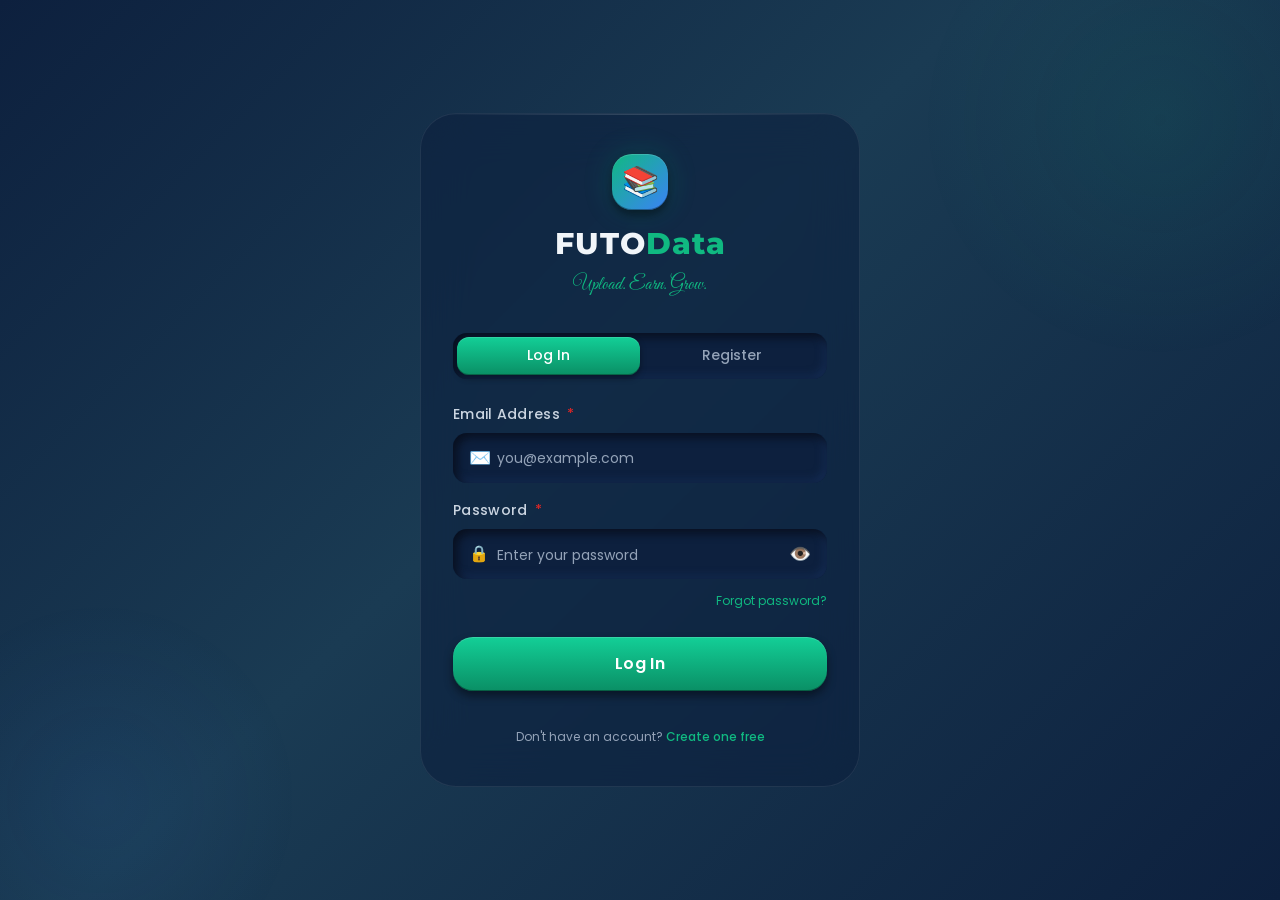
<file: FUTO-data-collection/pages/index.html>
<!doctype html>
<html lang="en">
  <head>
    <meta charset="UTF-8" />
    <meta name="viewport" content="width=device-width, initial-scale=1.0" />
    <meta
      name="description"
      content="FUTO Data Collection — Upload textbook pages and earn money."
    />
    <title>FUTO Data Collection — Sign In</title>

    <!-- ═══ Google Fonts ═══ -->
    <link rel="preconnect" href="https://fonts.googleapis.com" />
    <link rel="preconnect" href="https://fonts.gstatic.com" crossorigin />
    <link
      href="https://fonts.googleapis.com/css2?family=Great+Vibes&family=Montserrat:wght@700;800;900&family=Poppins:wght@300;400;500;600;700&display=swap"
      rel="stylesheet"
    />

    <!-- ═══ CSS — always in this order ═══ -->
    <link rel="stylesheet" href="../css/reset.css" />
    <link rel="stylesheet" href="../css/variables.css" />
    <link rel="stylesheet" href="../css/components.css" />
    <link rel="stylesheet" href="../css/layout.css" />
    <link rel="stylesheet" href="../css/responsive.css" />
  </head>

  <body>
    <!-- ═══════════════════════════════════
       BACKGROUND BLOB (injected by ui.js
       but also here as fallback)
  ═══════════════════════════════════ -->
    <div class="bg-blob-2"></div>

    <!-- ═══════════════════════════════════
       AUTH PAGE WRAPPER
  ═══════════════════════════════════ -->
    <main class="auth-page" role="main">
      <!-- ── Glassmorphic Auth Card ── -->
      <div class="auth-card">
        <!-- Logo & Branding -->
        <div class="auth-logo-wrap">
          <div
            class="auth-logo"
            role="img"
            aria-label="FUTO Data Collection logo"
          >
            📚
          </div>
          <h1 class="auth-title">
            FUTO<span style="color: var(--color-primary)">Data</span>
          </h1>
          <p class="auth-subtitle">
            <span
              class="font-accent"
              style="
                font-family: var(--font-accent);
                font-size: 1.2rem;
                color: var(--color-primary);
              "
            >
              Upload. Earn. Grow.
            </span>
          </p>
        </div>

        <!-- Tab Switcher — Skeuomorphic -->
        <div class="auth-tabs" role="tablist" aria-label="Authentication tabs">
          <button
            id="tab-login"
            class="auth-tab active"
            role="tab"
            aria-selected="true"
            aria-controls="login-form"
          >
            Log In
          </button>
          <button
            id="tab-register"
            class="auth-tab"
            role="tab"
            aria-selected="false"
            aria-controls="register-form"
          >
            Register
          </button>
        </div>

        <!-- ══════════════════════════════
           LOGIN FORM
      ══════════════════════════════ -->
        <form
          id="login-form"
          class="auth-form"
          role="tabpanel"
          aria-labelledby="tab-login"
          novalidate
        >
          <!-- Email -->
          <div class="input-wrap" id="login-email-wrap">
            <label class="input-label" for="login-email">
              Email Address <span class="required">*</span>
            </label>
            <div class="input-icon-wrap">
              <span class="input-icon" aria-hidden="true">✉️</span>
              <input
                type="email"
                id="login-email"
                name="email"
                class="input"
                placeholder="you@example.com"
                autocomplete="email"
                inputmode="email"
                required
              />
            </div>
          </div>

          <!-- Password -->
          <div class="input-wrap" id="login-password-wrap">
            <label class="input-label" for="login-password">
              Password <span class="required">*</span>
            </label>
            <div class="input-action-wrap">
              <span
                class="input-icon"
                style="
                  position: absolute;
                  left: 16px;
                  top: 50%;
                  transform: translateY(-50%);
                  color: var(--color-muted);
                  pointer-events: none;
                "
                >🔒</span
              >
              <input
                type="password"
                id="login-password"
                name="password"
                class="input"
                placeholder="Enter your password"
                autocomplete="current-password"
                required
                style="padding-left: 44px"
              />
              <button
                type="button"
                id="toggle-login-pw"
                class="input-action-btn"
                aria-label="Show password"
              >
                👁️
              </button>
            </div>
          </div>

          <!-- Forgot Password -->
          <div style="text-align: right; margin-top: -8px">
            <a
              href="#"
              style="
                font-family: var(--font-body);
                font-size: var(--text-xs);
                color: var(--color-primary);
              "
              id="forgot-password-link"
            >
              Forgot password?
            </a>
          </div>

          <!-- Submit -->
          <button
            type="button"
            id="login-submit"
            class="btn btn-primary btn-full btn-lg"
            style="margin-top: var(--space-2)"
          >
            Log In
          </button>

          <!-- Switch to Register -->
          <p class="auth-footer-text">
            Don't have an account?
            <a href="#" id="link-to-register">Create one free</a>
          </p>
        </form>

        <!-- ══════════════════════════════
           REGISTER FORM (hidden by default)
      ══════════════════════════════ -->
        <form
          id="register-form"
          class="auth-form hidden"
          role="tabpanel"
          aria-labelledby="tab-register"
          novalidate
        >
          <!-- Full Name -->
          <div class="input-wrap" id="reg-name-wrap">
            <label class="input-label" for="reg-name">
              Full Name <span class="required">*</span>
            </label>
            <div class="input-icon-wrap">
              <span class="input-icon" aria-hidden="true">👤</span>
              <input
                type="text"
                id="reg-name"
                name="name"
                class="input"
                placeholder="e.g. John Doe"
                autocomplete="name"
                required
              />
            </div>
          </div>

          <!-- Email -->
          <div class="input-wrap" id="reg-email-wrap">
            <label class="input-label" for="reg-email">
              Email Address <span class="required">*</span>
            </label>
            <div class="input-icon-wrap">
              <span class="input-icon" aria-hidden="true">✉️</span>
              <input
                type="email"
                id="reg-email"
                name="email"
                class="input"
                placeholder="you@example.com"
                autocomplete="email"
                inputmode="email"
                required
              />
            </div>
          </div>

          <!-- Phone (optional) -->
          <div class="input-wrap" id="reg-phone-wrap">
            <label class="input-label" for="reg-phone">
              Phone Number
              <span style="color: var(--color-muted); font-weight: 400"
                >(optional)</span
              >
            </label>
            <div class="input-icon-wrap">
              <span class="input-icon" aria-hidden="true">📱</span>
              <input
                type="tel"
                id="reg-phone"
                name="phone"
                class="input"
                placeholder="08012345678"
                autocomplete="tel"
                inputmode="tel"
              />
            </div>
          </div>

          <!-- Password -->
          <div class="input-wrap" id="reg-password-wrap">
            <label class="input-label" for="reg-password">
              Password <span class="required">*</span>
            </label>
            <div class="input-action-wrap">
              <span
                class="input-icon"
                style="
                  position: absolute;
                  left: 16px;
                  top: 50%;
                  transform: translateY(-50%);
                  color: var(--color-muted);
                  pointer-events: none;
                "
                >🔒</span
              >
              <input
                type="password"
                id="reg-password"
                name="password"
                class="input"
                placeholder="Min. 8 characters + 1 number"
                autocomplete="new-password"
                required
                style="padding-left: 44px"
              />
              <button
                type="button"
                id="toggle-reg-pw"
                class="input-action-btn"
                aria-label="Show password"
              >
                👁️
              </button>
            </div>
          </div>

          <!-- Confirm Password -->
          <div class="input-wrap" id="reg-confirm-wrap">
            <label class="input-label" for="reg-confirm">
              Confirm Password <span class="required">*</span>
            </label>
            <div class="input-action-wrap">
              <span
                class="input-icon"
                style="
                  position: absolute;
                  left: 16px;
                  top: 50%;
                  transform: translateY(-50%);
                  color: var(--color-muted);
                  pointer-events: none;
                "
                >🔒</span
              >
              <input
                type="password"
                id="reg-confirm"
                name="confirm"
                class="input"
                placeholder="Re-enter your password"
                autocomplete="new-password"
                required
                style="padding-left: 44px"
              />
              <button
                type="button"
                id="toggle-reg-confirm"
                class="input-action-btn"
                aria-label="Show confirm password"
              >
                👁️
              </button>
            </div>
          </div>

          <!-- Terms note -->
          <p
            style="
              font-family: var(--font-body);
              font-size: var(--text-xs);
              color: var(--color-muted);
              text-align: center;
              line-height: 1.6;
            "
          >
            By creating an account you agree to our
            <a href="#" style="color: var(--color-primary)">Terms of Service</a>
            and
            <a href="#" style="color: var(--color-primary)">Privacy Policy</a>.
          </p>

          <!-- Submit -->
          <button
            type="button"
            id="register-submit"
            class="btn btn-primary btn-full btn-lg"
          >
            Create Account
          </button>

          <!-- Switch to Login -->
          <p class="auth-footer-text">
            Already have an account?
            <a href="#" id="link-to-login">Log in here</a>
          </p>
        </form>
      </div>
      <!-- /auth-card -->
    </main>
    <!-- /auth-page -->

    <!-- ═══════════════════════════════════
       SCRIPTS — always in this order
  ═══════════════════════════════════ -->
    <script src="../js/routes.js"></script>
    <script src="../js/state.js"></script>
    <script src="../js/api.js"></script>
    <script src="../js/ui.js"></script>
    <script src="../js/auth.js"></script>
  </body>
</html>
</file>
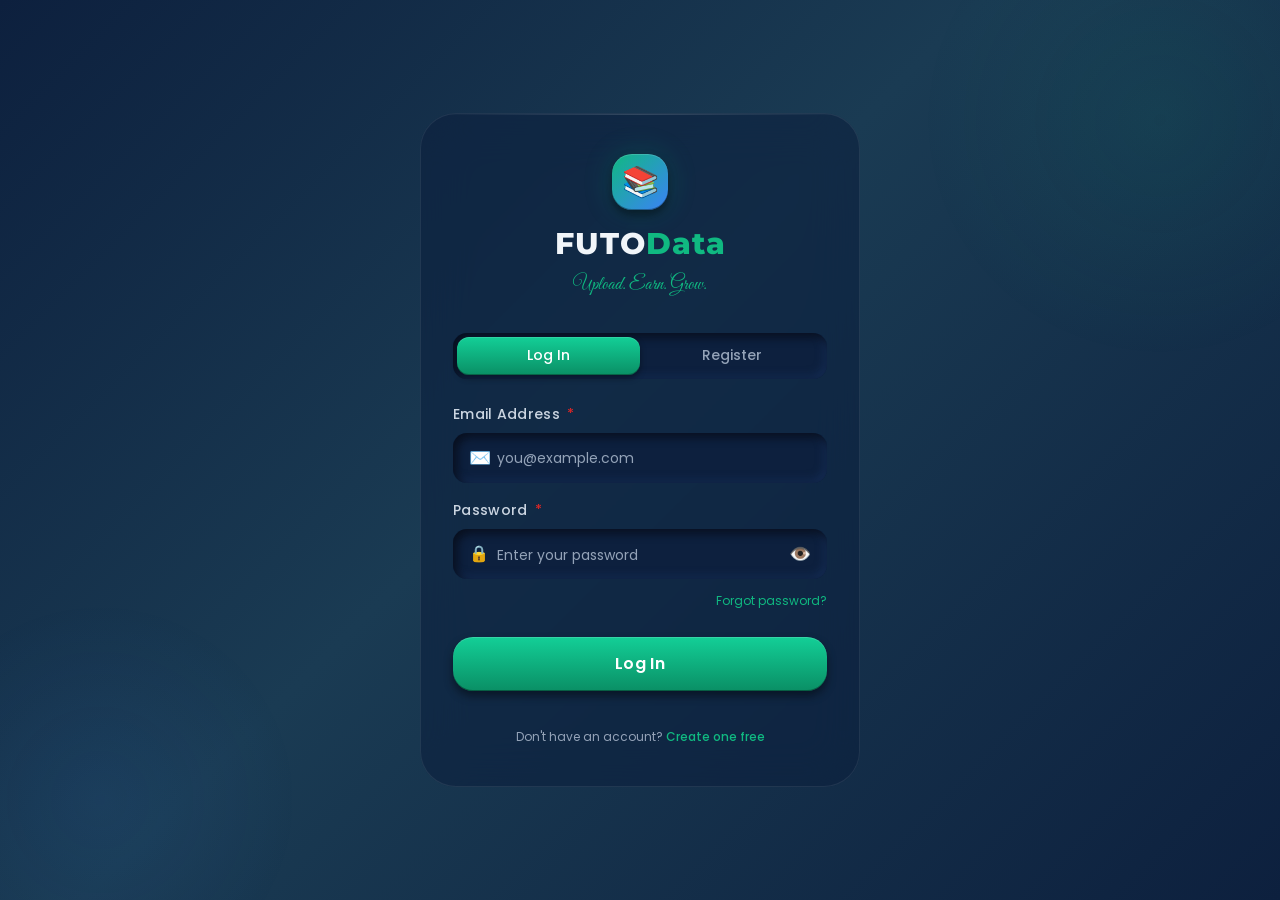
<file: FUTO-data-collection/pages/dashboard.html>
<!DOCTYPE html>
<html lang="en">
<head>
  <meta charset="UTF-8">
  <meta name="viewport" content="width=device-width, initial-scale=1.0">
  <title>Dashboard — FUTO Data Collection</title>

  <link rel="preconnect" href="https://fonts.googleapis.com">
  <link rel="preconnect" href="https://fonts.gstatic.com" crossorigin>
  <link href="https://fonts.googleapis.com/css2?family=Great+Vibes&family=Montserrat:wght@700;800;900&family=Poppins:wght@300;400;500;600;700&display=swap" rel="stylesheet">

  <link rel="stylesheet" href="../css/reset.css">
  <link rel="stylesheet" href="../css/variables.css">
  <link rel="stylesheet" href="../css/components.css">
  <link rel="stylesheet" href="../css/layout.css">
  <link rel="stylesheet" href="../css/responsive.css">
</head>
<body>

  <div class="bg-blob-2"></div>

  <div class="app-wrapper has-sidebar">

    <!-- ── HEADER ───────────────────────────────────────── -->
    <header class="header">
      <div class="header-inner">

        <a class="header-brand" href="dashboard.html">
          <div class="header-logo">📊</div>
          <span class="header-wordmark">FUTO <span>Data</span></span>
        </a>

        <div class="header-actions">
          <div class="avatar avatar-md" id="header-avatar">DO</div>
          <div class="tier-badge silver" id="header-tier">⭐ Tier 1</div>
          <button type="button" class="btn btn-ghost btn-sm btn-icon" id="btn-settings" title="Settings" aria-label="Settings">⚙️</button>
          <button type="button" class="btn btn-ghost btn-sm btn-icon" id="btn-logout" title="Log out" aria-label="Log out">🚪</button>
        </div>

      </div>
    </header>

    <!-- ── MAIN ─────────────────────────────────────────── -->
    <main class="main">
      <div class="container">

        <!-- Page heading -->
        <div class="page-header">
          <h1 class="page-title" id="page-welcome">Welcome back</h1>
          <p class="page-desc" id="page-tier-desc">Loading your profile…</p>
        </div>

        <!-- ── STATS BAR ─────────────────────────────────── -->
        <section>
          <div class="stats-grid">

            <div class="stat-item">
              <span class="stat-label">Daily Quota</span>
              <span class="stat-value primary" id="stat-quota">—</span>
              <span class="stat-sub" id="stat-quota-sub">remaining today</span>
            </div>

            <div class="stat-item">
              <span class="stat-label">Balance</span>
              <span class="stat-value" id="stat-balance">—</span>
              <span class="stat-sub">current balance</span>
            </div>

            <div class="stat-item">
              <span class="stat-label">To Withdraw</span>
              <span class="stat-value warning" id="stat-to-withdraw">—</span>
              <span class="stat-sub">more needed (min &#8358;1,000)</span>
              <button type="button" class="btn btn-primary btn-sm" id="btn-dashboard-withdraw">Withdraw</button>
            </div>

          </div>
        </section>

        <!-- ── TEXTBOOK CARDS ────────────────────────────── -->
        <section>
          <div class="books-grid" id="books-grid">

          </div>
        </section>

        <!-- ── TIER PROGRESSION ──────────────────────────── -->
        <section>
          <div class="card" id="tier-panel">
            <div class="card-header">
              <div>
                <div class="card-title">Tier Progression</div>
                <div class="card-subtitle">Your current tier and next milestone</div>
              </div>
              <button class="btn btn-ghost btn-sm" id="tier-toggle">Hide</button>
            </div>

            <div id="tier-content">
              <div class="tier-badge silver" id="tier-badge">⭐ Tier 1 — Newcomer</div>

              <div class="stack" style="margin-top: 16px;">
                <div class="progress-wrap">
                  <div class="progress-header">
                    <span class="progress-label" id="tier-progress-label">Progress to Tier 2</span>
                    <span class="progress-value" id="tier-progress-value">&#8358;0 / &#8358;1,000</span>
                  </div>
                  <div class="progress-track">
                    <div class="progress-fill" id="tier-progress-fill" style="width: 0%;"></div>
                  </div>
                </div>
                <p class="text-muted" style="font-size: var(--text-sm);" id="tier-progress-desc">
                  Loading tier info…
                </p>
              </div>
            </div>
          </div>
        </section>

      </div>
    </main>

  </div>

  <!-- FAB -->
  <button class="fab" id="fab-upload" title="Upload Image" type="button">+</button>

  <!-- Toast container -->
  <div class="toast-container" id="toast-container"></div>

  <!-- Scripts — always in this order -->
  <script src="../js/routes.js"></script>
  <script src="../js/state.js"></script>
  <script src="../js/api.js"></script>
  <script src="../js/ui.js"></script>
  <script src="../js/auth.js"></script>
  <script src="../js/dashboard.js"></script>
</body>
</html>
</file>
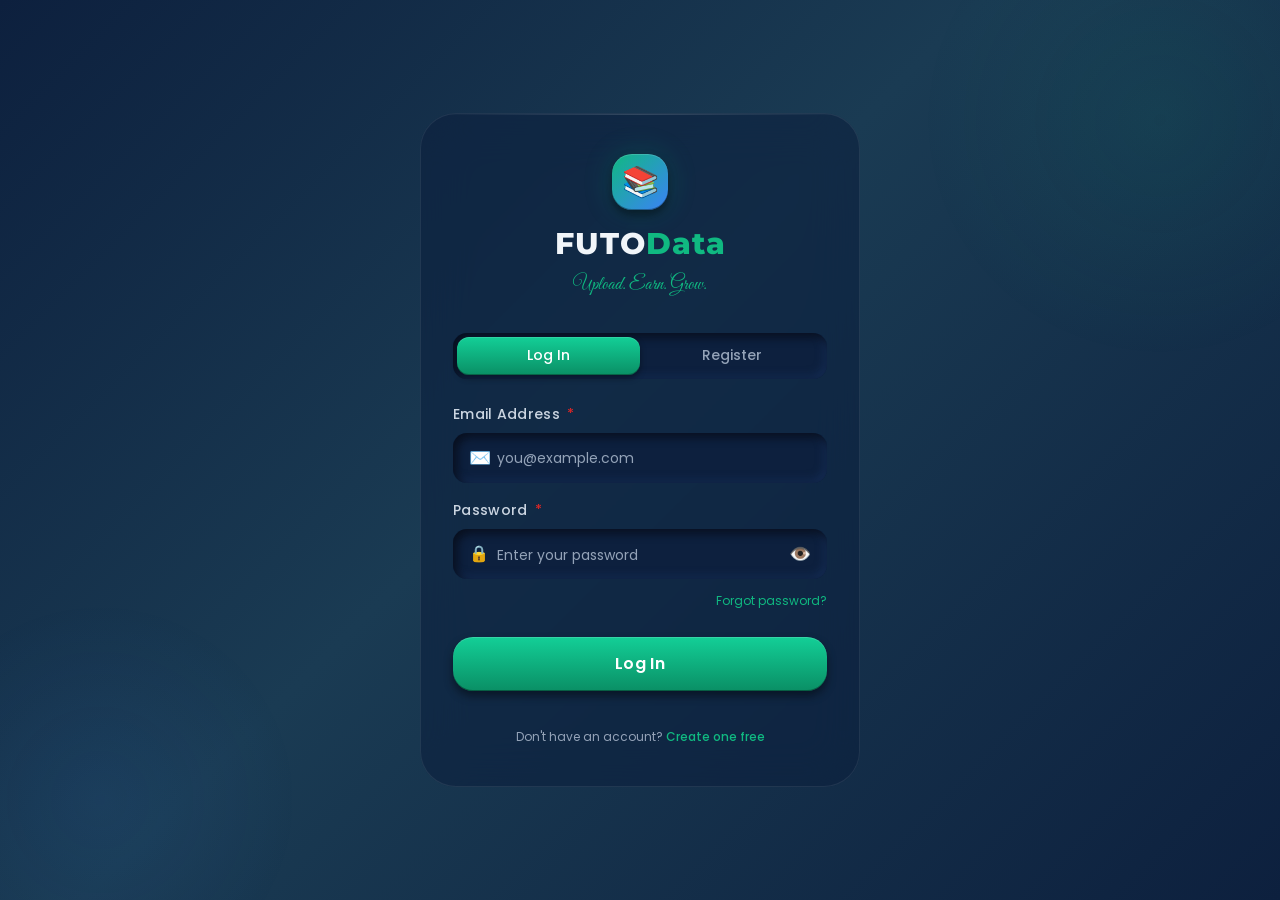
<file: FUTO-data-collection/pages/missing-pages.html>
<!DOCTYPE html>
<html lang="en">
<head>
  <meta charset="UTF-8">
  <meta name="viewport" content="width=device-width, initial-scale=1.0">
  <title>Missing Pages — FUTO Data Collection</title>

  <link rel="preconnect" href="https://fonts.googleapis.com">
  <link rel="preconnect" href="https://fonts.gstatic.com" crossorigin>
  <link href="https://fonts.googleapis.com/css2?family=Great+Vibes&family=Montserrat:wght@700;800;900&family=Poppins:wght@300;400;500;600;700&display=swap" rel="stylesheet">

  <link rel="stylesheet" href="../css/reset.css">
  <link rel="stylesheet" href="../css/variables.css">
  <link rel="stylesheet" href="../css/components.css">
  <link rel="stylesheet" href="../css/layout.css">
  <link rel="stylesheet" href="../css/responsive.css">
</head>
<body>

  <div class="bg-blob-2"></div>

  <div class="app-wrapper">
    <header class="header">
      <div class="header-inner">

        <a class="header-brand" href="dashboard.html">
          <div class="header-logo">📊</div>
          <span class="header-wordmark">FUTO <span>Data</span></span>
        </a>

        <div class="header-actions">
          <div class="avatar avatar-md" id="header-avatar">DO</div>
          <div class="tier-badge silver" id="header-tier">⭐ Tier 1</div>
          <button type="button" class="btn btn-ghost btn-sm btn-icon" id="btn-settings" title="Settings" aria-label="Settings">⚙️</button>
          <button type="button" class="btn btn-ghost btn-sm btn-icon" id="btn-logout" title="Log out" aria-label="Log out">🚪</button>
        </div>

      </div>
    </header>

    <main class="main">
      <div class="container">
        <div class="page-header stack">
          <a href="dashboard.html" class="btn btn-ghost btn-sm" aria-label="Back to dashboard">← Back</a>
          <h1 class="page-title">Missing Pages</h1>
          <p class="page-desc" id="missing-pages-desc">Loading missing pages...</p>
        </div>

        <section class="card stack">
          <div class="card-header">
            <div>
              <div class="card-title" id="missing-pages-title">Textbook Pages</div>
              <div class="card-subtitle" id="missing-pages-count">Checking for missing pages</div>
            </div>
            <button type="button" class="btn btn-ghost btn-sm" id="btn-refresh-missing">Refresh</button>
          </div>

          <div class="grid-3" id="missing-pages-list">
            <div class="empty-state">
              <div class="loader-ring"></div>
              <p class="text-muted">Loading missing pages...</p>
            </div>
          </div>
        </section>
      </div>
    </main>
  </div>

  <div class="toast-container" id="toast-container"></div>

  <script src="../js/routes.js"></script>
  <script src="../js/state.js"></script>
  <script src="../js/api.js"></script>
  <script src="../js/ui.js"></script>
  <script src="../js/auth.js"></script>
  <script src="../js/missing-pages.js"></script>
</body>
</html>
</file>
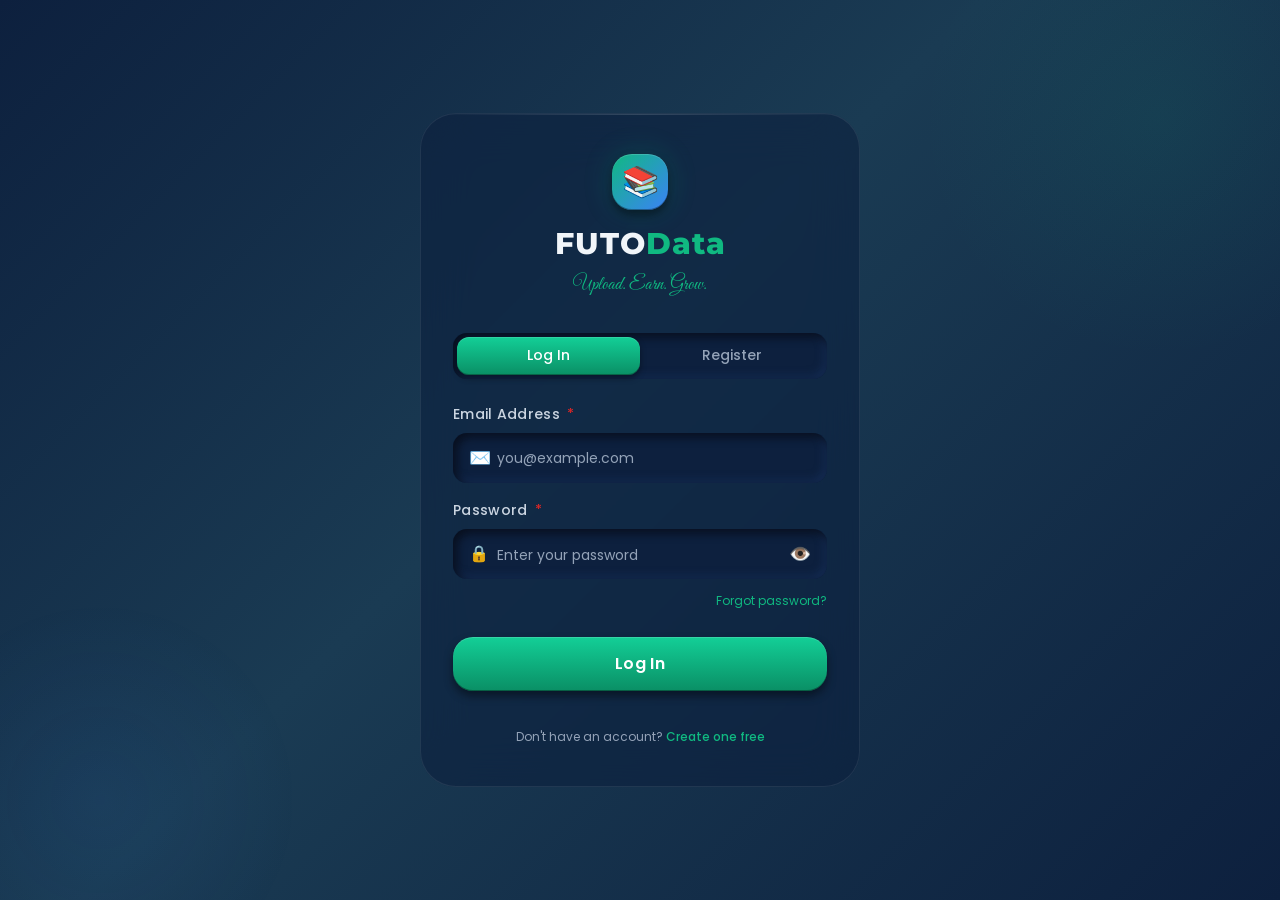
<file: FUTO-data-collection/pages/settings.html>
<!DOCTYPE html>
<html lang="en">
<head>
  <meta charset="UTF-8">
  <meta name="viewport" content="width=device-width, initial-scale=1.0">
  <title>Settings — FUTO Data Collection</title>

  <link rel="preconnect" href="https://fonts.googleapis.com">
  <link rel="preconnect" href="https://fonts.gstatic.com" crossorigin>
  <link href="https://fonts.googleapis.com/css2?family=Great+Vibes&family=Montserrat:wght@700;800;900&family=Poppins:wght@300;400;500;600;700&display=swap" rel="stylesheet">

  <link rel="stylesheet" href="../css/reset.css">
  <link rel="stylesheet" href="../css/variables.css">
  <link rel="stylesheet" href="../css/components.css">
  <link rel="stylesheet" href="../css/layout.css">
  <link rel="stylesheet" href="../css/responsive.css">
</head>
<body>

  <div class="bg-blob-2"></div>

  <div class="app-wrapper">
    <header class="header">
      <div class="header-inner">

        <a class="header-brand" href="dashboard.html">
          <div class="header-logo">📊</div>
          <span class="header-wordmark">FUTO <span>Data</span></span>
        </a>

        <div class="header-actions">
          <div class="avatar avatar-md" id="header-avatar">DO</div>
          <div class="tier-badge silver" id="header-tier">⭐ Tier 1</div>
          <button type="button" class="btn btn-ghost btn-sm btn-icon" id="btn-logout" title="Log out" aria-label="Log out">🚪</button>
        </div>

      </div>
    </header>

    <main class="main">
      <div class="container">
        <div class="page-header stack">
          <a href="dashboard.html" class="btn btn-ghost btn-sm" aria-label="Back to dashboard">← Back</a>
          <h1 class="page-title">Settings</h1>
          <p class="page-desc" id="settings-desc">Manage your profile and withdrawal payment methods.</p>
        </div>

        <section class="grid-2">
          <div class="card stack">
            <div class="card-header">
              <div>
                <div class="card-title">Profile</div>
                <div class="card-subtitle">Update your account details</div>
              </div>
            </div>

            <form class="stack" id="settings-profile-form">
              <div class="input-wrap">
                <label class="input-label" for="settings-name">Name</label>
                <input class="input" type="text" id="settings-name" name="name" placeholder="Your name" required>
              </div>

              <div class="input-wrap">
                <label class="input-label" for="settings-phone">Phone</label>
                <input class="input" type="tel" id="settings-phone" name="phone" placeholder="08012345678">
              </div>

              <div class="input-wrap">
                <label class="input-label" for="settings-email">Email</label>
                <input class="input" type="email" id="settings-email" name="email" disabled>
                <span class="input-hint">Email cannot be edited here.</span>
              </div>

              <button type="submit" class="btn btn-primary btn-full" id="btn-save-profile">Save Changes</button>
            </form>
          </div>

          <div class="card stack">
            <div class="card-header">
              <div>
                <div class="card-title">Payment Methods</div>
                <div class="card-subtitle">Saved accounts for withdrawals</div>
              </div>
              <button type="button" class="btn btn-ghost btn-sm" id="btn-refresh-methods">Refresh</button>
            </div>

            <div class="stack" id="payment-methods-list">
              <div class="empty-state">
                <div class="loader-ring"></div>
                <p class="text-muted">Loading payment methods...</p>
              </div>
            </div>

            <div class="divider"></div>

            <form class="stack" id="payment-method-form">
              <div class="input-wrap">
                <label class="input-label" for="payment-method-type">Add Payment Method</label>
                <select class="input" id="payment-method-type" name="type">
                  <option value="opay">Opay</option>
                  <option value="bank_transfer">Bank Transfer</option>
                </select>
              </div>

              <div class="stack" id="opay-method-fields">
                <div class="input-wrap">
                  <label class="input-label" for="settings-opay-account">Opay Phone or Account Number</label>
                  <input class="input" type="text" id="settings-opay-account" name="opay_account" inputmode="numeric" placeholder="08012345678">
                </div>
                <div class="input-wrap">
                  <label class="input-label" for="settings-opay-name">Account Name</label>
                  <input class="input" type="text" id="settings-opay-name" name="opay_name" placeholder="Your Opay account name">
                </div>
              </div>

              <div class="stack hidden" id="bank-method-fields">
                <div class="input-wrap">
                  <label class="input-label" for="settings-bank-name">Bank Name</label>
                  <input class="input" type="text" id="settings-bank-name" name="bank_name" placeholder="e.g. Access Bank">
                </div>
                <div class="input-wrap">
                  <label class="input-label" for="settings-bank-account">Account Number</label>
                  <input class="input" type="text" id="settings-bank-account" name="bank_account" inputmode="numeric" maxlength="10" placeholder="0123456789">
                </div>
                <div class="input-wrap">
                  <label class="input-label" for="settings-bank-account-name">Account Name</label>
                  <input class="input" type="text" id="settings-bank-account-name" name="bank_account_name" placeholder="Your bank account name">
                </div>
              </div>

              <button type="submit" class="btn btn-primary btn-full" id="btn-add-payment-method">Save Payment Method</button>
            </form>
          </div>
        </section>

        <section class="card stack" style="margin-top: var(--space-6);">
          <div class="row-between">
            <div>
              <div class="card-title">Session</div>
              <div class="card-subtitle">Sign out of this device</div>
            </div>
            <button type="button" class="btn btn-danger" id="btn-settings-logout">Log Out</button>
          </div>
        </section>
      </div>
    </main>
  </div>

  <div class="toast-container" id="toast-container"></div>

  <script src="../js/routes.js"></script>
  <script src="../js/state.js"></script>
  <script src="../js/api.js"></script>
  <script src="../js/ui.js"></script>
  <script src="../js/auth.js"></script>
  <script src="../js/settings.js"></script>
</body>
</html>
</file>
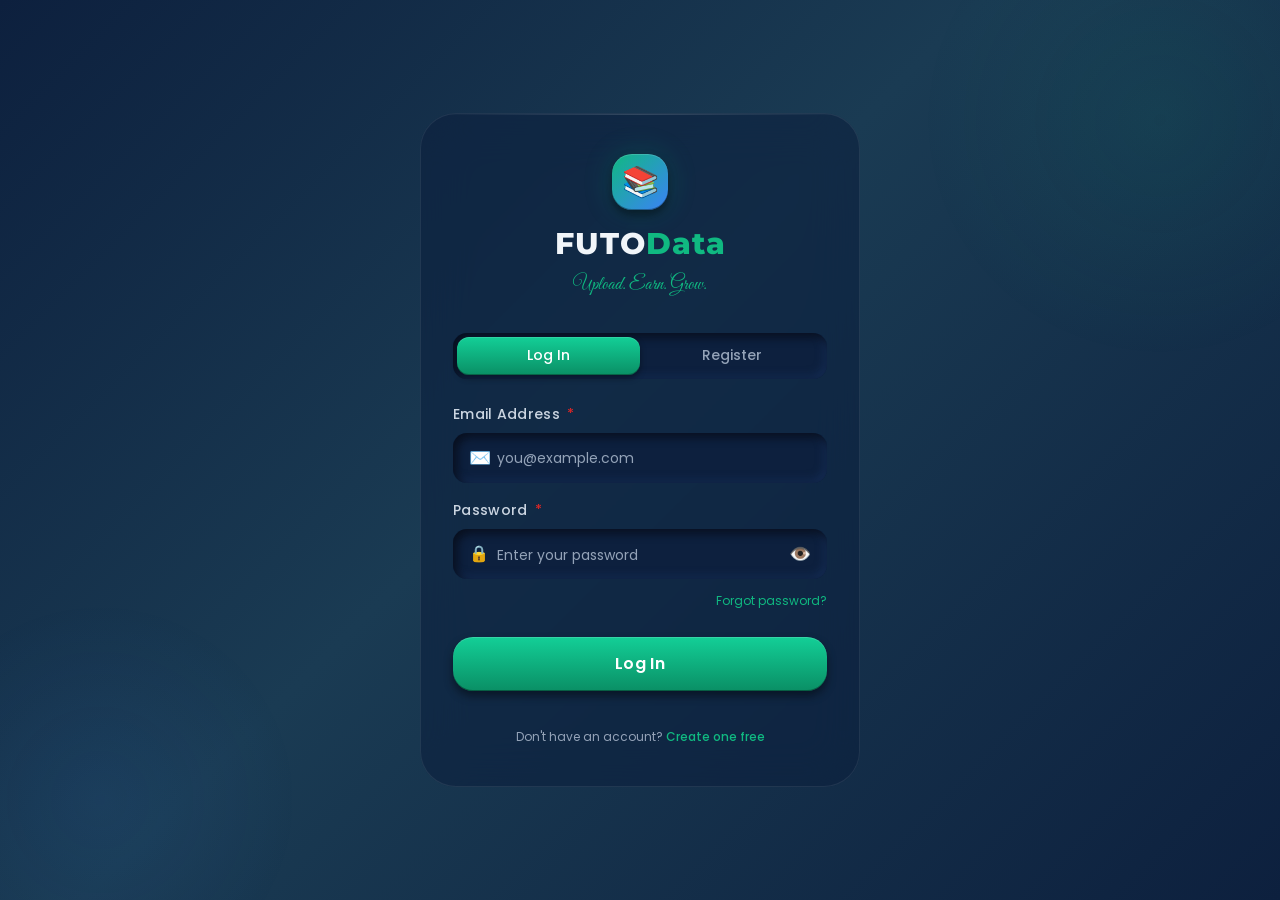
<file: FUTO-data-collection/pages/upload.html>
<!DOCTYPE html>
<html lang="en">
<head>
  <meta charset="UTF-8">
  <meta name="viewport" content="width=device-width, initial-scale=1.0">
  <title>Upload Page — FUTO Data Collection</title>

  <link rel="preconnect" href="https://fonts.googleapis.com">
  <link rel="preconnect" href="https://fonts.gstatic.com" crossorigin>
  <link href="https://fonts.googleapis.com/css2?family=Great+Vibes&family=Montserrat:wght@700;800;900&family=Poppins:wght@300;400;500;600;700&display=swap" rel="stylesheet">

  <link rel="stylesheet" href="../css/reset.css">
  <link rel="stylesheet" href="../css/variables.css">
  <link rel="stylesheet" href="../css/components.css">
  <link rel="stylesheet" href="../css/layout.css">
  <link rel="stylesheet" href="../css/responsive.css">
</head>
<body>

  <div class="bg-blob-2"></div>

  <main class="auth-page" role="main">
    <div class="auth-card" id="upload-wizard">

      <div class="card-header">
        <a href="dashboard.html" class="btn btn-ghost btn-sm" id="btn-back" aria-label="Back to dashboard">← Back</a>
        <div class="modal-steps" id="upload-step-dots" aria-hidden="true">
          <span class="step-dot active" data-dot="1"></span>
          <span class="step-dot" data-dot="2"></span>
          <span class="step-dot" data-dot="3"></span>
          <span class="step-dot" data-dot="4"></span>
        </div>
      </div>

      <!-- Step 1: Book selection -->
      <section class="stack" id="step-1" data-step="1">
        <h2 class="modal-title">Select a textbook</h2>
        <p class="card-subtitle">Choose the course this page belongs to.</p>
        <div class="stack" id="upload-book-list">
          <p class="text-muted">Loading textbooks…</p>
        </div>
      </section>

      <!-- Step 2: File input -->
      <section class="stack hidden" id="step-2" data-step="2">
        <h2 class="modal-title">Upload page image</h2>
        <p class="card-subtitle" id="step-2-book-label">Selected course</p>

        <div class="card card-clickable text-center stack" id="upload-dropzone" tabindex="0" role="button" aria-label="Drop image or tap to choose file">
          <div class="empty-state-icon">📷</div>
          <p class="card-title">Drag &amp; drop your image here</p>
          <p class="card-subtitle">or tap to choose a file · JPG, PNG, WebP</p>
        </div>

        <div class="stack text-center hidden" id="upload-preview-wrap">
          <img id="upload-preview" alt="Selected page preview" style="max-width:100%;border-radius:var(--radius-md);">
          <button type="button" class="btn btn-ghost btn-sm" id="btn-change-file">Choose a different image</button>
        </div>

        <input type="file" id="upload-file-input" accept="image/jpeg,image/png,image/webp" capture="environment" hidden>
      </section>

      <!-- Step 3: Processing -->
      <section class="stack text-center hidden" id="step-3" data-step="3">
        <h2 class="modal-title">Processing your image</h2>
        <p class="card-subtitle">Please wait while we check your upload.</p>
        <div class="loader-ring"></div>
        <p class="loader-text" id="upload-processing-status">Checking brightness…</p>
        <div class="stack-sm" id="upload-processing-checklist">
          <p class="text-primary" data-check="brightness">Checking brightness…</p>
          <p class="text-muted" data-check="blur">Detecting blur…</p>
          <p class="text-muted" data-check="text">Reading text…</p>
        </div>
      </section>

      <!-- Step 4a: Manual page number -->
      <section class="stack hidden" id="step-4a" data-step="4a">
        <h2 class="modal-title">Enter page number</h2>
        <p class="card-subtitle">We couldn't detect the page number automatically. Please enter it below.</p>
        <div class="input-wrap">
          <label class="input-label" for="upload-manual-page">Page number</label>
          <input class="input" type="number" id="upload-manual-page" min="1" placeholder="e.g. 101" required>
        </div>
        <button type="button" class="btn btn-primary btn-full" id="btn-submit-page">Continue</button>
      </section>

      <!-- Step 4b: Result -->
      <section class="stack hidden" id="step-4b" data-step="4b">
        <div class="empty-state" id="upload-result">
          <div class="empty-state-icon" id="upload-result-icon">✅</div>
          <h2 class="empty-state-title" id="upload-result-title">Page Accepted</h2>
          <p class="empty-state-desc" id="upload-result-message">Your upload passed quality checks.</p>
          <p class="card-subtitle" id="upload-result-detail"></p>
        </div>
        <div class="stack-sm">
          <button type="button" class="btn btn-primary btn-full" id="btn-upload-another">Upload another page</button>
          <a href="dashboard.html" class="btn btn-ghost btn-full" id="btn-back-dashboard">Back to dashboard</a>
        </div>
      </section>

    </div>
  </main>

  <div class="toast-container" id="toast-container"></div>

  <script src="../js/routes.js"></script>
  <script src="../js/state.js"></script>
  <script src="../js/api.js"></script>
  <script src="../js/ui.js"></script>
  <script src="../js/auth.js"></script> 
  <script src="../js/upload.js"></script>
</body>
</html>
</file>
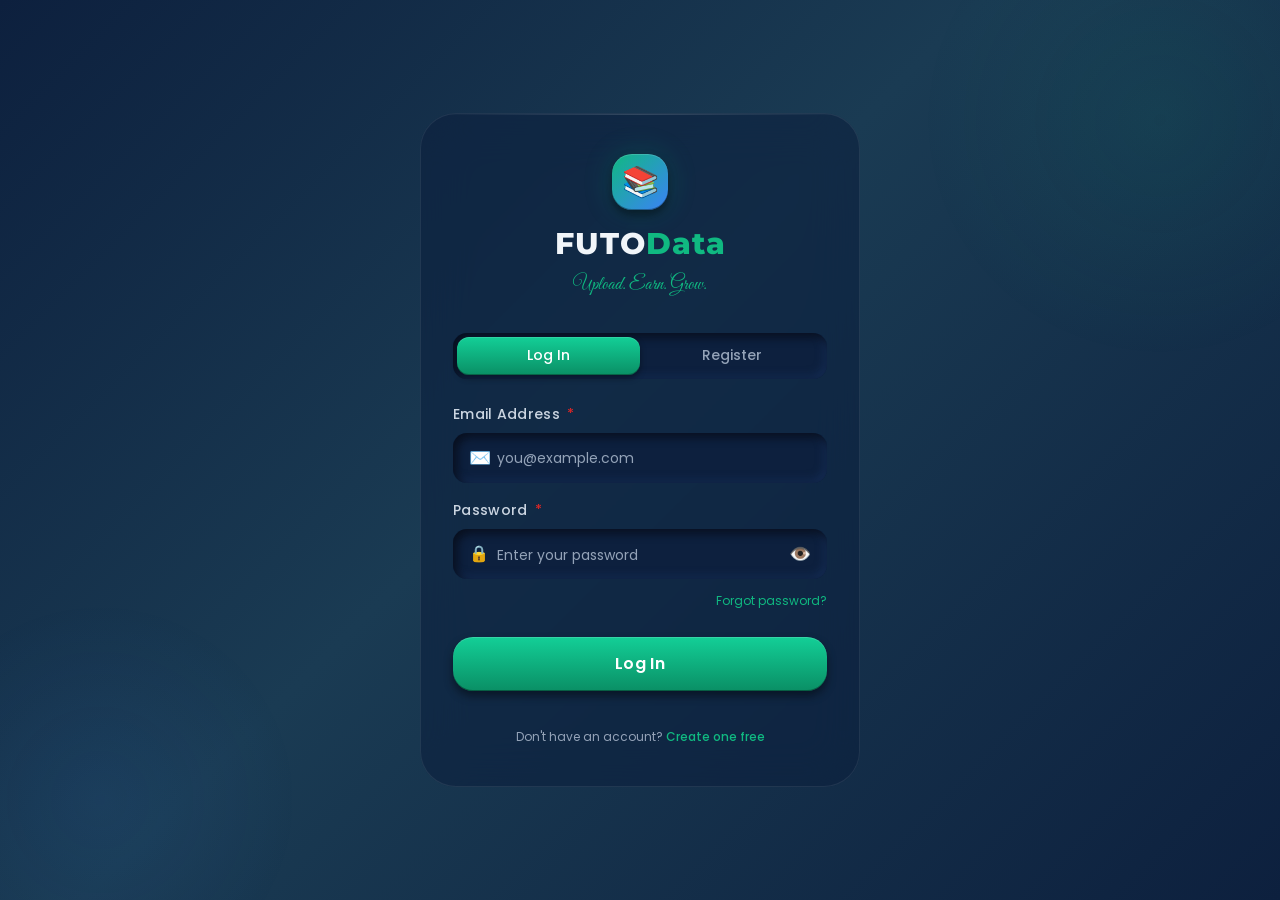
<file: FUTO-data-collection/pages/withdrawal.html>
<!DOCTYPE html>
<html lang="en">
<head>
  <meta charset="UTF-8">
  <meta name="viewport" content="width=device-width, initial-scale=1.0">
  <title>Withdrawals — FUTO Data Collection</title>

  <link rel="preconnect" href="https://fonts.googleapis.com">
  <link rel="preconnect" href="https://fonts.gstatic.com" crossorigin>
  <link href="https://fonts.googleapis.com/css2?family=Great+Vibes&family=Montserrat:wght@700;800;900&family=Poppins:wght@300;400;500;600;700&display=swap" rel="stylesheet">

  <link rel="stylesheet" href="../css/reset.css">
  <link rel="stylesheet" href="../css/variables.css">
  <link rel="stylesheet" href="../css/components.css">
  <link rel="stylesheet" href="../css/layout.css">
  <link rel="stylesheet" href="../css/responsive.css">
</head>
<body>

  <div class="bg-blob-2"></div>

  <div class="app-wrapper">
    <header class="header">
      <div class="header-inner">

        <a class="header-brand" href="dashboard.html">
          <div class="header-logo">📊</div>
          <span class="header-wordmark">FUTO <span>Data</span></span>
        </a>

        <div class="header-actions">
          <div class="avatar avatar-md" id="header-avatar">DO</div>
          <div class="tier-badge silver" id="header-tier">⭐ Tier 1</div>
          <button type="button" class="btn btn-ghost btn-sm btn-icon" id="btn-settings" title="Settings" aria-label="Settings">⚙️</button>
          <button type="button" class="btn btn-ghost btn-sm btn-icon" id="btn-logout" title="Log out" aria-label="Log out">🚪</button>
        </div>

      </div>
    </header>

    <main class="main">
      <div class="container">

        <div class="page-header stack">
          <a href="dashboard.html" class="btn btn-ghost btn-sm" aria-label="Back to dashboard">← Back</a>
          <h1 class="page-title">Withdrawals</h1>
          <p class="page-desc" id="withdrawal-page-desc">Loading your withdrawal balance...</p>
        </div>

        <section class="grid-2">
          <div class="card card-lg stack-lg">
            <div class="row-between">
              <div>
                <span class="stat-label">Available Balance</span>
                <div class="stat-value" id="withdrawal-balance">—</div>
                <p class="card-subtitle" id="withdrawal-status">Checking eligibility...</p>
              </div>
              <span class="badge badge-muted" id="withdrawal-badge">Min ₦1,000</span>
            </div>

            <div class="progress-wrap" id="withdrawal-progress-wrap">
              <div class="progress-header">
                <span class="progress-label">Progress to minimum withdrawal</span>
                <span class="progress-value" id="withdrawal-progress-value">0%</span>
              </div>
              <div class="progress-track">
                <div class="progress-fill" id="withdrawal-progress-fill" style="width: 0%;"></div>
              </div>
              <p class="text-muted" style="font-size: var(--text-sm);" id="withdrawal-progress-desc">
                Earn more from accepted uploads to reach the minimum withdrawal amount.
              </p>
            </div>

            <button type="button" class="btn btn-primary btn-lg btn-full" id="btn-withdraw" disabled>
              Loading...
            </button>
          </div>

          <div class="card stack">
            <div class="card-header">
              <div>
                <div class="card-title">Withdrawal History</div>
                <div class="card-subtitle">Your recent payout requests</div>
              </div>
              <button type="button" class="btn btn-ghost btn-sm" id="btn-refresh-history">Refresh</button>
            </div>
            <div class="stack" id="withdrawal-history">
              <div class="empty-state">
                <div class="loader-ring"></div>
                <p class="text-muted">Loading history...</p>
              </div>
            </div>
          </div>
        </section>

      </div>
    </main>
  </div>

  <div class="modal-backdrop" id="withdrawal-modal">
    <div class="modal" role="dialog" aria-modal="true" aria-labelledby="withdrawal-modal-title">
      <div class="modal-header">
        <div>
          <h2 class="modal-title" id="withdrawal-modal-title">Request Withdrawal</h2>
          <p class="card-subtitle" id="withdrawal-modal-subtitle">Choose how much to withdraw and where to send it.</p>
        </div>
        <button type="button" class="modal-close" id="btn-close-withdrawal-modal" aria-label="Close modal">×</button>
      </div>

      <form class="stack" id="withdrawal-form">
        <div class="input-wrap">
          <label class="input-label" for="withdrawal-amount">Amount</label>
          <input class="input" type="number" id="withdrawal-amount" name="amount" min="1000" step="100" placeholder="1000" required>
          <span class="input-hint">Minimum ₦1,000</span>
        </div>

        <div class="input-wrap">
          <span class="input-label">Payment Method</span>
          <div class="grid-2">
            <label class="card card-sm card-clickable row">
              <input type="radio" name="payment_method" value="opay" checked>
              <span>💳</span>
              <span>
                <span class="font-bold">Opay</span>
                <span class="input-hint block">Send to Opay account</span>
              </span>
            </label>
            <label class="card card-sm card-clickable row">
              <input type="radio" name="payment_method" value="bank_transfer">
              <span>🏦</span>
              <span>
                <span class="font-bold">Bank Transfer</span>
                <span class="input-hint block">Send to bank account</span>
              </span>
            </label>
          </div>
        </div>

        <div class="stack" id="opay-fields">
          <div class="input-wrap">
            <label class="input-label" for="opay-account">Opay Phone or Account Number</label>
            <input class="input" type="text" id="opay-account" name="opay_account" inputmode="numeric" placeholder="08012345678">
          </div>
          <div class="input-wrap">
            <label class="input-label" for="opay-name">Account Name</label>
            <input class="input" type="text" id="opay-name" name="opay_name" placeholder="Your Opay account name">
          </div>
        </div>

        <div class="stack hidden" id="bank-fields">
          <div class="input-wrap">
            <label class="input-label" for="bank-name">Bank Name</label>
            <input class="input" type="text" id="bank-name" name="bank_name" placeholder="e.g. Access Bank">
          </div>
          <div class="input-wrap">
            <label class="input-label" for="bank-account">Account Number</label>
            <input class="input" type="text" id="bank-account" name="bank_account" inputmode="numeric" maxlength="10" placeholder="0123456789">
          </div>
          <div class="input-wrap">
            <label class="input-label" for="bank-account-name">Account Name</label>
            <input class="input" type="text" id="bank-account-name" name="bank_account_name" placeholder="Your bank account name">
          </div>
        </div>

        <div class="card card-sm row-between" id="withdrawal-summary">
          <span>Amount</span>
          <strong class="text-primary" id="withdrawal-summary-amount">₦0</strong>
        </div>

        <div class="modal-footer">
          <button type="button" class="btn btn-ghost" id="btn-cancel-withdrawal">Cancel</button>
          <button type="submit" class="btn btn-primary" id="btn-confirm-withdrawal">Confirm Withdrawal</button>
        </div>
      </form>
    </div>
  </div>

  <div class="toast-container" id="toast-container"></div>

  <script src="../js/routes.js"></script>
  <script src="../js/state.js"></script>
  <script src="../js/api.js"></script>
  <script src="../js/ui.js"></script>
  <script src="../js/auth.js"></script>
  <script src="../js/withdrawal.js"></script>
</body>
</html>
</file>
<file: FUTO-data-collection/css/variables.css>
:root {
  --bg-base: #0d203e;
  --bg-overlay: #1a3b53;
  --bg-deep: #080f1e;
  --bg-mid: #152d55;

  --color-primary: #10b981;
  --color-primary-dark: #0a8f65;
  --color-primary-lite: #13cf97;
  --color-primary-glow: rgba(16, 185, 129, 0.2);

  --color-danger: #dc2626;
  --color-danger-dark: #b91c1c;
  --color-danger-lite: #ef4444;
  --color-danger-glow: rgba(220, 38, 38, 0.2);

  --color-warning: #f59e0b;
  --color-warning-dark: #b45309;
  --color-warning-lite: #fbbf24;
  --color-warning-glow: rgba(245, 158, 11, 0.2);

  --color-info: #3b82f6;
  --color-info-dark: #1d4ed8;
  --color-info-lite: #60a5fa;
  --color-info-glow: rgba(59, 130, 246, 0.2);

  /* Text */
  --color-text: #f1f5f9;
  --color-text-dim: #cbd5e1;
  --color-muted: #94a3b8;
  --color-inverse: #0d203e;

  --font-heading: "Montserrat", sans-serif;
  --font-body: "Poppins", sans-serif;
  --font-accent: "Great Vibes", cursive;

  --fw-heading: 800;
  --fw-subhead: 700;
  --fw-semibold: 600;
  --fw-medium: 500;
  --fw-regular: 400;

  --ls-heading: 1px;
  --ls-caps: 2px;

  --text-xs: 0.75rem;
  --text-sm: 0.875rem;
  --text-base: 1rem;
  --text-md: 1.125rem;
  --text-lg: 1.25rem;
  --text-xl: 1.5rem;
  --text-2xl: 1.875rem;
  --text-3xl: 2.25rem;
  --text-4xl: 3rem;

  --space-1: 4px;
  --space-2: 8px;
  --space-3: 12px;
  --space-4: 16px;
  --space-5: 20px;
  --space-6: 24px;
  --space-8: 32px;
  --space-10: 40px;
  --space-12: 48px;
  --space-16: 64px;
  --space-20: 80px;

  --radius-xs: 4px;
  --radius-sm: 8px;
  --radius-md: 14px;
  --radius-lg: 20px;
  --radius-xl: 28px;
  --radius-2xl: 36px;
  --radius-full: 9999px;

  --neo-shadow: 6px 6px 16px var(--bg-deep), -4px -4px 12px var(--bg-mid);

  --neo-inset:
    inset 4px 4px 10px var(--bg-deep), inset -3px -3px 8px var(--bg-mid);

  --neo-shadow-sm: 3px 3px 8px var(--bg-deep), -2px -2px 6px var(--bg-mid);

  --neo-focus:
    inset 4px 4px 10px var(--bg-deep), inset -3px -3px 8px var(--bg-mid),
    0 0 0 2px var(--color-primary);

  --glass-bg: rgba(26, 59, 83, 0.35);
  --glass-bg-heavy: rgba(13, 32, 62, 0.6);
  --glass-bg-light: rgba(26, 59, 83, 0.18);
  --glass-border: rgba(255, 255, 255, 0.08);
  --glass-border-strong: rgba(255, 255, 255, 0.15);
  --glass-blur: blur(16px);
  --glass-blur-heavy: blur(24px);
  --glass-blur-light: blur(8px);

  --skeu-shadow:
    0 5px 10px rgba(0, 0, 0, 0.45), 0 1px 0 rgba(255, 255, 255, 0.15) inset,
    0 -1px 0 rgba(0, 0, 0, 0.35) inset;

  --skeu-shadow-pressed:
    0 2px 4px rgba(0, 0, 0, 0.5), 0 1px 0 rgba(255, 255, 255, 0.08) inset,
    0 -1px 0 rgba(0, 0, 0, 0.4) inset;

  --skeu-shadow-sm:
    0 3px 6px rgba(0, 0, 0, 0.4), 0 1px 0 rgba(255, 255, 255, 0.12) inset,
    0 -1px 0 rgba(0, 0, 0, 0.3) inset;

  --transition-fast: all 0.15s ease;
  --transition-base: all 0.25s ease;
  --transition-slow: all 0.4s ease;
  --transition-bounce: all 0.3s cubic-bezier(0.34, 1.56, 0.64, 1);

  --z-base: 1;
  --z-raised: 10;
  --z-dropdown: 100;
  --z-sticky: 200;
  --z-modal: 500;
  --z-toast: 900;
  --z-top: 9999;

  --btn-height-sm: 36px;
  --btn-height-md: 46px;
  --btn-height-lg: 54px;

  --input-height: 50px;
  --input-height-sm: 40px;

  --fab-size: 60px;
  --touch-target: 44px;

  --header-height: 64px;
  --sidebar-width: 260px;
  --content-max-w: 480px;
  --dashboard-max-w: 1200px;
}
</file>
<file: FUTO-data-collection/css/components.css>
/* ============================================================
   COMPONENTS.CSS — Reusable UI Component Library
   FUTO Data Collection Platform
   ============================================================
   Depends on: reset.css, variables.css
   
   TABLE OF CONTENTS:
   01. Buttons (Skeuomorphic)
   02. Toggle Switches (Skeuomorphic)
   03. Range Sliders (Skeuomorphic)
   04. Cards (Neomorphic)
   05. Input Fields (Neomorphic)
   06. Progress Bars (Neomorphic)
   07. Badges & Tags
   08. Modals (Glassmorphic)
   09. Toast Notifications (Glassmorphic)
   10. Loader / Spinner
   11. Avatar & User Display
   12. Textbook Card
   13. Stats Bar
   14. Tier Badge
   ============================================================ */


/* ════════════════════════════════════════
   01. BUTTONS — Skeuomorphic
   Rule: Always gradient top→bottom + layered shadow
════════════════════════════════════════ */

.btn {
  display: inline-flex;
  align-items: center;
  justify-content: center;
  gap: var(--space-2);
  height: var(--btn-height-md);
  padding: 0 var(--space-6);
  border-radius: var(--radius-md);
  font-family: var(--font-body);
  font-weight: var(--fw-semibold);
  font-size: var(--text-sm);
  letter-spacing: 0.3px;
  border: none;
  cursor: pointer;
  transition: var(--transition-base);
  position: relative;
  white-space: nowrap;
  user-select: none;
}

/* Primary — Green */
.btn-primary {
  background: linear-gradient(
    to bottom,
    var(--color-primary-lite),
    var(--color-primary-dark)
  );
  box-shadow: var(--skeu-shadow);
  color: #fff;
}
.btn-primary:hover {
  background: linear-gradient(
    to bottom,
    #17F0AD,
    #0BA873
  );
  box-shadow:
    0 6px 14px rgba(0, 0, 0, 0.50),
    0 1px 0 rgba(255, 255, 255, 0.18) inset,
    0 -1px 0 rgba(0, 0, 0, 0.35) inset;
}
.btn-primary:active {
  transform: translateY(2px);
  box-shadow: var(--skeu-shadow-pressed);
}

/* Danger — Red */
.btn-danger {
  background: linear-gradient(
    to bottom,
    var(--color-danger-lite),
    var(--color-danger-dark)
  );
  box-shadow: var(--skeu-shadow);
  color: #fff;
}
.btn-danger:hover {
  background: linear-gradient(to bottom, #F87171, #991B1B);
  box-shadow:
    0 6px 14px rgba(0, 0, 0, 0.50),
    0 1px 0 rgba(255, 255, 255, 0.18) inset,
    0 -1px 0 rgba(0, 0, 0, 0.35) inset;
}
.btn-danger:active {
  transform: translateY(2px);
  box-shadow: var(--skeu-shadow-pressed);
}

/* Warning — Amber */
.btn-warning {
  background: linear-gradient(
    to bottom,
    var(--color-warning-lite),
    var(--color-warning-dark)
  );
  box-shadow: var(--skeu-shadow);
  color: #fff;
}
.btn-warning:hover {
  background: linear-gradient(to bottom, #FCD34D, #92400E);
}
.btn-warning:active {
  transform: translateY(2px);
  box-shadow: var(--skeu-shadow-pressed);
}

/* Info — Blue */
.btn-info {
  background: linear-gradient(
    to bottom,
    var(--color-info-lite),
    var(--color-info-dark)
  );
  box-shadow: var(--skeu-shadow);
  color: #fff;
}
.btn-info:hover {
  background: linear-gradient(to bottom, #93C5FD, #1E40AF);
}
.btn-info:active {
  transform: translateY(2px);
  box-shadow: var(--skeu-shadow-pressed);
}

/* Ghost — Outlined */
.btn-ghost {
  background: transparent;
  border: 1px solid var(--glass-border-strong);
  box-shadow: var(--skeu-shadow-sm);
  color: var(--color-text);
}
.btn-ghost:hover {
  background: rgba(255, 255, 255, 0.06);
  border-color: var(--color-primary);
  color: var(--color-primary);
}
.btn-ghost:active {
  transform: translateY(1px);
}

/* Disabled state — all buttons */
.btn:disabled,
.btn[disabled] {
  background: linear-gradient(to bottom, #374151, #1F2937) !important;
  box-shadow: none !important;
  color: var(--color-muted) !important;
  cursor: not-allowed !important;
  transform: none !important;
  opacity: 0.7;
}

/* Size variants */
.btn-sm {
  height: var(--btn-height-sm);
  padding: 0 var(--space-4);
  font-size: var(--text-xs);
  border-radius: var(--radius-sm);
}
.btn-lg {
  height: var(--btn-height-lg);
  padding: 0 var(--space-8);
  font-size: var(--text-base);
  border-radius: var(--radius-lg);
}
.btn-full {
  width: 100%;
}

/* Icon-only button */
.btn-icon {
  width: var(--btn-height-md);
  height: var(--btn-height-md);
  padding: 0;
  border-radius: var(--radius-sm);
}
.btn-icon.btn-sm {
  width: var(--btn-height-sm);
  height: var(--btn-height-sm);
}

/* Floating Action Button (FAB) */
.fab {
  position: fixed;
  bottom: var(--space-6);
  right: var(--space-6);
  width: var(--fab-size);
  height: var(--fab-size);
  border-radius: var(--radius-full);
  background: linear-gradient(
    145deg,
    var(--color-primary-lite),
    var(--color-primary-dark)
  );
  box-shadow:
    0 8px 20px rgba(0, 0, 0, 0.5),
    0 2px 0 rgba(255, 255, 255, 0.20) inset,
    0 -2px 0 rgba(0, 0, 0, 0.40) inset;
  color: #fff;
  font-size: var(--text-xl);
  display: flex;
  align-items: center;
  justify-content: center;
  cursor: pointer;
  transition: var(--transition-bounce);
  z-index: var(--z-raised);
  border: none;
}
.fab:hover {
  transform: scale(1.08);
  box-shadow:
    0 12px 28px rgba(0, 0, 0, 0.55),
    0 2px 0 rgba(255, 255, 255, 0.22) inset,
    0 -2px 0 rgba(0, 0, 0, 0.40) inset;
}
.fab:active {
  transform: scale(0.96) translateY(2px);
}
.fab:disabled {
  background: linear-gradient(145deg, #374151, #1F2937) !important;
  box-shadow: none !important;
  cursor: not-allowed !important;
  transform: none !important;
}


/* ════════════════════════════════════════
   02. TOGGLE SWITCHES — Skeuomorphic
════════════════════════════════════════ */

.toggle-wrap {
  display: flex;
  align-items: center;
  gap: var(--space-3);
  cursor: pointer;
  user-select: none;
}

.toggle-wrap input[type="checkbox"] {
  display: none;
}

.toggle-track {
  width: 52px;
  height: 28px;
  border-radius: var(--radius-full);
  background: linear-gradient(to bottom, #0A1628, #0F1E38);
  box-shadow:
    inset 3px 3px 7px rgba(0, 0, 0, 0.6),
    inset -2px -2px 5px rgba(255, 255, 255, 0.04);
  position: relative;
  transition: var(--transition-base);
  flex-shrink: 0;
}

.toggle-thumb {
  position: absolute;
  top: 3px;
  left: 3px;
  width: 22px;
  height: 22px;
  border-radius: var(--radius-full);
  background: linear-gradient(145deg, #94A3B8, #475569);
  box-shadow:
    2px 2px 5px rgba(0, 0, 0, 0.5),
    -1px -1px 3px rgba(255, 255, 255, 0.12) inset;
  transition: var(--transition-bounce);
}

/* Checked state */
input[type="checkbox"]:checked + .toggle-track {
  background: linear-gradient(
    to bottom,
    var(--color-primary-dark),
    var(--color-primary-lite)
  );
  box-shadow:
    inset 3px 3px 7px rgba(0, 0, 0, 0.35),
    inset -2px -2px 5px rgba(255, 255, 255, 0.08),
    0 0 12px var(--color-primary-glow);
}
input[type="checkbox"]:checked + .toggle-track .toggle-thumb {
  left: 27px;
  background: linear-gradient(145deg, #fff, #E2E8F0);
  box-shadow:
    2px 2px 5px rgba(0, 0, 0, 0.4),
    0 0 8px rgba(16, 185, 129, 0.4);
}

.toggle-label {
  font-family: var(--font-body);
  font-size: var(--text-sm);
  color: var(--color-text-dim);
}


/* ════════════════════════════════════════
   03. RANGE SLIDERS — Skeuomorphic
════════════════════════════════════════ */

.range-wrap {
  display: flex;
  flex-direction: column;
  gap: var(--space-2);
}

.range-label {
  font-family: var(--font-body);
  font-size: var(--text-sm);
  color: var(--color-text-dim);
  display: flex;
  justify-content: space-between;
}

input[type="range"] {
  -webkit-appearance: none;
  appearance: none;
  width: 100%;
  height: 8px;
  border-radius: var(--radius-full);
  background: linear-gradient(to bottom, #080F1E, #152D55);
  box-shadow:
    inset 2px 2px 5px rgba(0, 0, 0, 0.6),
    inset -1px -1px 3px rgba(255, 255, 255, 0.04);
  outline: none;
  cursor: pointer;
}

input[type="range"]::-webkit-slider-thumb {
  -webkit-appearance: none;
  appearance: none;
  width: 22px;
  height: 22px;
  border-radius: var(--radius-full);
  background: linear-gradient(145deg, var(--color-primary-lite), var(--color-primary-dark));
  box-shadow:
    2px 2px 6px rgba(0, 0, 0, 0.5),
    -1px -1px 3px rgba(255, 255, 255, 0.15) inset,
    0 0 8px var(--color-primary-glow);
  cursor: pointer;
  transition: var(--transition-base);
}

input[type="range"]::-webkit-slider-thumb:hover {
  transform: scale(1.15);
}

input[type="range"]::-moz-range-thumb {
  width: 22px;
  height: 22px;
  border-radius: var(--radius-full);
  background: linear-gradient(145deg, var(--color-primary-lite), var(--color-primary-dark));
  box-shadow: 2px 2px 6px rgba(0, 0, 0, 0.5);
  cursor: pointer;
  border: none;
}


/* ════════════════════════════════════════
   04. CARDS — Neomorphic
   Rule: ONLY on --bg-base (#0D203E) background
════════════════════════════════════════ */

.card {
  background: var(--bg-base);
  border-radius: var(--radius-lg);
  box-shadow: var(--neo-shadow);
  padding: var(--space-6);
}

.card-sm {
  padding: var(--space-4);
  border-radius: var(--radius-md);
  box-shadow: var(--neo-shadow-sm);
}

.card-lg {
  padding: var(--space-8);
  border-radius: var(--radius-xl);
}

.card-header {
  display: flex;
  align-items: center;
  justify-content: space-between;
  margin-bottom: var(--space-5);
}

.card-title {
  font-family: var(--font-heading);
  font-weight: var(--fw-heading);
  font-size: var(--text-md);
  letter-spacing: var(--ls-heading);
  color: var(--color-text);
}

.card-subtitle {
  font-family: var(--font-body);
  font-size: var(--text-sm);
  color: var(--color-muted);
  margin-top: var(--space-1);
}

/* Clickable card hover */
.card-clickable {
  cursor: pointer;
  transition: var(--transition-base);
}
.card-clickable:hover {
  box-shadow:
    8px 8px 20px var(--bg-deep),
    -5px -5px 14px var(--bg-mid);
  transform: translateY(-2px);
}
.card-clickable:active {
  box-shadow: var(--neo-inset);
  transform: translateY(0);
}


/* ════════════════════════════════════════
   05. INPUT FIELDS — Neomorphic
════════════════════════════════════════ */

.input-wrap {
  display: flex;
  flex-direction: column;
  gap: var(--space-2);
}

.input-label {
  font-family: var(--font-body);
  font-size: var(--text-sm);
  font-weight: var(--fw-medium);
  color: var(--color-text-dim);
  letter-spacing: 0.3px;
}

.input-label span.required {
  color: var(--color-danger);
  margin-left: 3px;
}

.input {
  height: var(--input-height);
  background: var(--bg-base);
  border: none;
  border-radius: var(--radius-md);
  box-shadow: var(--neo-inset);
  color: var(--color-text);
  font-family: var(--font-body);
  font-size: var(--text-base);
  padding: 0 var(--space-4);
  width: 100%;
  transition: var(--transition-base);
}

.input::placeholder {
  color: var(--color-muted);
  font-size: var(--text-sm);
}

.input:focus {
  box-shadow: var(--neo-focus);
}

.input-sm {
  height: var(--input-height-sm);
  font-size: var(--text-sm);
}

/* Input with icon */
.input-icon-wrap {
  position: relative;
}
.input-icon-wrap .input {
  padding-left: 44px;
}
.input-icon-wrap .input-icon {
  position: absolute;
  left: var(--space-4);
  top: 50%;
  transform: translateY(-50%);
  color: var(--color-muted);
  pointer-events: none;
  font-size: var(--text-md);
}

/* Input with right action (e.g. show/hide password) */
.input-action-wrap {
  position: relative;
}
.input-action-wrap .input {
  padding-right: 48px;
}
.input-action-wrap .input-action-btn {
  position: absolute;
  right: var(--space-3);
  top: 50%;
  transform: translateY(-50%);
  background: none;
  border: none;
  color: var(--color-muted);
  cursor: pointer;
  padding: var(--space-1);
  font-size: var(--text-md);
  transition: var(--transition-fast);
}
.input-action-wrap .input-action-btn:hover {
  color: var(--color-primary);
}

/* Textarea */
.textarea {
  background: var(--bg-base);
  border: none;
  border-radius: var(--radius-md);
  box-shadow: var(--neo-inset);
  color: var(--color-text);
  font-family: var(--font-body);
  font-size: var(--text-base);
  padding: var(--space-3) var(--space-4);
  width: 100%;
  resize: vertical;
  min-height: 100px;
  transition: var(--transition-base);
}
.textarea:focus {
  box-shadow: var(--neo-focus);
}

/* Error / success state */
.input-wrap.has-error .input,
.input-wrap.has-error .textarea {
  box-shadow:
    inset 4px 4px 10px var(--bg-deep),
    inset -3px -3px 8px var(--bg-mid),
    0 0 0 2px var(--color-danger);
}
.input-wrap.has-success .input {
  box-shadow:
    inset 4px 4px 10px var(--bg-deep),
    inset -3px -3px 8px var(--bg-mid),
    0 0 0 2px var(--color-primary);
}

.input-hint {
  font-size: var(--text-xs);
  color: var(--color-muted);
}
.input-hint.error {
  color: var(--color-danger);
}
.input-hint.success {
  color: var(--color-primary);
}


/* ════════════════════════════════════════
   06. PROGRESS BARS — Neomorphic
════════════════════════════════════════ */

.progress-wrap {
  display: flex;
  flex-direction: column;
  gap: var(--space-1);
}

.progress-header {
  display: flex;
  justify-content: space-between;
  align-items: center;
}

.progress-label {
  font-family: var(--font-body);
  font-size: var(--text-xs);
  color: var(--color-muted);
}

.progress-value {
  font-family: var(--font-body);
  font-size: var(--text-xs);
  font-weight: var(--fw-semibold);
  color: var(--color-text-dim);
}

.progress-track {
  height: 10px;
  background: var(--bg-base);
  border-radius: var(--radius-full);
  box-shadow: var(--neo-inset);
  overflow: hidden;
}

.progress-fill {
  height: 100%;
  border-radius: var(--radius-full);
  background: linear-gradient(
    to right,
    var(--color-primary-dark),
    var(--color-primary-lite)
  );
  box-shadow: 0 0 8px var(--color-primary-glow);
  transition: width 0.6s cubic-bezier(0.34, 1.56, 0.64, 1);
  position: relative;
}

/* Shimmer animation on fill */
.progress-fill::after {
  content: '';
  position: absolute;
  top: 0; left: -100%;
  width: 60%;
  height: 100%;
  background: linear-gradient(
    to right,
    transparent,
    rgba(255, 255, 255, 0.25),
    transparent
  );
  animation: progress-shimmer 2s infinite;
}

@keyframes progress-shimmer {
  0%   { left: -60%; }
  100% { left: 140%; }
}

/* Colour variants */
.progress-fill.danger {
  background: linear-gradient(to right, var(--color-danger-dark), var(--color-danger-lite));
  box-shadow: 0 0 8px var(--color-danger-glow);
}
.progress-fill.warning {
  background: linear-gradient(to right, var(--color-warning-dark), var(--color-warning-lite));
  box-shadow: 0 0 8px var(--color-warning-glow);
}
.progress-fill.info {
  background: linear-gradient(to right, var(--color-info-dark), var(--color-info-lite));
  box-shadow: 0 0 8px var(--color-info-glow);
}

/* Thin variant */
.progress-track.thin {
  height: 6px;
}

/* ════════════════════════════════════════
   07. BADGES & TAGS
════════════════════════════════════════ */

.badge {
  display: inline-flex;
  align-items: center;
  gap: var(--space-1);
  padding: 3px 10px;
  border-radius: var(--radius-full);
  font-family: var(--font-body);
  font-size: var(--text-xs);
  font-weight: var(--fw-semibold);
  letter-spacing: var(--ls-caps);
  text-transform: uppercase;
}

.badge-primary {
  background: var(--color-primary-glow);
  color: var(--color-primary-lite);
  box-shadow: 0 0 8px var(--color-primary-glow);
}
.badge-danger {
  background: var(--color-danger-glow);
  color: var(--color-danger-lite);
}
.badge-warning {
  background: var(--color-warning-glow);
  color: var(--color-warning-lite);
}
.badge-info {
  background: var(--color-info-glow);
  color: var(--color-info-lite);
}
.badge-muted {
  background: rgba(148, 163, 184, 0.12);
  color: var(--color-muted);
}

/* Dot indicator */
.badge-dot {
  width: 8px;
  height: 8px;
  border-radius: var(--radius-full);
  display: inline-block;
  flex-shrink: 0;
}
.badge-dot.primary { background: var(--color-primary); }
.badge-dot.danger  { background: var(--color-danger);  }
.badge-dot.warning { background: var(--color-warning); }
.badge-dot.info    { background: var(--color-info);    }


/* ════════════════════════════════════════
   08. MODALS — Glassmorphic
════════════════════════════════════════ */

/* Backdrop */
.modal-backdrop {
  position: fixed;
  inset: 0;
  background: rgba(8, 15, 30, 0.75);
  backdrop-filter: blur(4px);
  -webkit-backdrop-filter: blur(4px);
  z-index: var(--z-modal);
  display: flex;
  align-items: center;
  justify-content: center;
  padding: var(--space-4);
  opacity: 0;
  visibility: hidden;
  transition: var(--transition-base);
}

.modal-backdrop.active {
  opacity: 1;
  visibility: visible;
}

/* Modal box */
.modal {
  background: var(--glass-bg-heavy);
  backdrop-filter: var(--glass-blur-heavy);
  -webkit-backdrop-filter: var(--glass-blur-heavy);
  border: 1px solid var(--glass-border);
  border-radius: var(--radius-xl);
  width: 100%;
  max-width: 480px;
  max-height: 90vh;
  overflow-y: auto;
  padding: var(--space-8);
  position: relative;
  transform: translateY(20px) scale(0.97);
  transition: var(--transition-bounce);
}

.modal-backdrop.active .modal {
  transform: translateY(0) scale(1);
}

.modal-header {
  display: flex;
  align-items: flex-start;
  justify-content: space-between;
  margin-bottom: var(--space-6);
}

.modal-title {
  font-family: var(--font-heading);
  font-weight: var(--fw-heading);
  font-size: var(--text-xl);
  letter-spacing: var(--ls-heading);
  color: var(--color-text);
}

.modal-close {
  background: rgba(255, 255, 255, 0.06);
  border: 1px solid var(--glass-border);
  color: var(--color-muted);
  width: 32px;
  height: 32px;
  border-radius: var(--radius-sm);
  display: flex;
  align-items: center;
  justify-content: center;
  cursor: pointer;
  flex-shrink: 0;
  transition: var(--transition-fast);
  font-size: var(--text-md);
}
.modal-close:hover {
  background: rgba(255, 255, 255, 0.12);
  color: var(--color-text);
}

.modal-body {
  color: var(--color-text-dim);
  font-family: var(--font-body);
  font-size: var(--text-base);
  line-height: 1.7;
}

.modal-footer {
  margin-top: var(--space-6);
  display: flex;
  gap: var(--space-3);
  justify-content: flex-end;
}

/* Step indicator inside modal */
.modal-steps {
  display: flex;
  align-items: center;
  gap: var(--space-2);
  margin-bottom: var(--space-6);
}
.step-dot {
  width: 8px;
  height: 8px;
  border-radius: var(--radius-full);
  background: rgba(255, 255, 255, 0.15);
  transition: var(--transition-base);
}
.step-dot.active {
  width: 24px;
  background: var(--color-primary);
  box-shadow: 0 0 8px var(--color-primary-glow);
}
.step-dot.done {
  background: var(--color-primary);
  opacity: 0.5;
}


/* ════════════════════════════════════════
   09. TOAST NOTIFICATIONS — Glassmorphic
════════════════════════════════════════ */

.toast-container {
  position: fixed;
  top: var(--space-5);
  right: var(--space-5);
  display: flex;
  flex-direction: column;
  gap: var(--space-3);
  z-index: var(--z-toast);
  pointer-events: none;
}

.toast {
  background: var(--glass-bg-heavy);
  backdrop-filter: var(--glass-blur);
  -webkit-backdrop-filter: var(--glass-blur);
  border: 1px solid var(--glass-border);
  border-radius: var(--radius-md);
  padding: var(--space-3) var(--space-5);
  display: flex;
  align-items: center;
  gap: var(--space-3);
  min-width: 280px;
  max-width: 360px;
  pointer-events: all;
  transform: translateX(120%);
  transition: transform 0.35s cubic-bezier(0.34, 1.56, 0.64, 1);
  border-left: 3px solid transparent;
}

.toast.show {
  transform: translateX(0);
}

.toast-icon {
  font-size: var(--text-lg);
  flex-shrink: 0;
}

.toast-message {
  font-family: var(--font-body);
  font-size: var(--text-sm);
  color: var(--color-text);
  flex: 1;
}

.toast.success { border-left-color: var(--color-primary); }
.toast.error   { border-left-color: var(--color-danger);  }
.toast.warning { border-left-color: var(--color-warning); }
.toast.info    { border-left-color: var(--color-info);    }


/* ════════════════════════════════════════
   10. LOADER / SPINNER
════════════════════════════════════════ */

/* Full-screen overlay loader */
.loader-overlay {
  position: fixed;
  inset: 0;
  background: rgba(8, 15, 30, 0.8);
  backdrop-filter: blur(6px);
  -webkit-backdrop-filter: blur(6px);
  z-index: var(--z-top);
  display: flex;
  flex-direction: column;
  align-items: center;
  justify-content: center;
  gap: var(--space-5);
  opacity: 0;
  visibility: hidden;
  transition: var(--transition-base);
}
.loader-overlay.active {
  opacity: 1;
  visibility: visible;
}

.loader-ring {
  width: 56px;
  height: 56px;
  border-radius: var(--radius-full);
  border: 3px solid rgba(16, 185, 129, 0.15);
  border-top-color: var(--color-primary);
  animation: spin 0.9s linear infinite;
  box-shadow: 0 0 20px var(--color-primary-glow);
}

@keyframes spin {
  to { transform: rotate(360deg); }
}

.loader-text {
  font-family: var(--font-body);
  font-size: var(--text-sm);
  color: var(--color-muted);
  text-align: center;
  animation: pulse-opacity 1.5s ease-in-out infinite;
}

@keyframes pulse-opacity {
  0%, 100% { opacity: 0.5; }
  50%       { opacity: 1;   }
}

/* Inline small spinner */
.spinner {
  width: 20px;
  height: 20px;
  border-radius: var(--radius-full);
  border: 2px solid rgba(16, 185, 129, 0.2);
  border-top-color: var(--color-primary);
  animation: spin 0.9s linear infinite;
  display: inline-block;
  flex-shrink: 0;
}


/* ════════════════════════════════════════
   11. AVATAR & USER DISPLAY
════════════════════════════════════════ */

.avatar {
  border-radius: var(--radius-full);
  background: linear-gradient(
    135deg,
    var(--color-primary-dark),
    var(--color-info-dark)
  );
  display: flex;
  align-items: center;
  justify-content: center;
  font-family: var(--font-heading);
  font-weight: var(--fw-heading);
  color: #fff;
  flex-shrink: 0;
  box-shadow: var(--neo-shadow-sm);
}

.avatar-sm  { width: 32px; height: 32px; font-size: var(--text-xs); }
.avatar-md  { width: 44px; height: 44px; font-size: var(--text-base); }
.avatar-lg  { width: 64px; height: 64px; font-size: var(--text-xl); }


/* ════════════════════════════════════════
   12. TEXTBOOK CARD
════════════════════════════════════════ */

.book-card {
  background: var(--bg-base);
  border-radius: var(--radius-lg);
  box-shadow: var(--neo-shadow);
  padding: var(--space-5);
  display: flex;
  flex-direction: column;
  gap: var(--space-4);
  transition: var(--transition-base);
}

.book-card:hover {
  box-shadow:
    8px 8px 20px var(--bg-deep),
    -5px -5px 14px var(--bg-mid);
  transform: translateY(-2px);
}

.book-card-header {
  display: flex;
  align-items: flex-start;
  gap: var(--space-3);
}

.book-icon {
  width: 44px;
  height: 52px;
  background: linear-gradient(
    145deg,
    var(--color-info-dark),
    var(--bg-overlay)
  );
  border-radius: var(--radius-sm);
  box-shadow: var(--neo-shadow-sm);
  display: flex;
  align-items: center;
  justify-content: center;
  font-size: var(--text-lg);
  flex-shrink: 0;
}

.book-info {
  flex: 1;
  min-width: 0;
}

.book-title {
  font-family: var(--font-heading);
  font-weight: var(--fw-subhead);
  font-size: var(--text-sm);
  letter-spacing: 0.5px;
  color: var(--color-text);
  white-space: nowrap;
  overflow: hidden;
  text-overflow: ellipsis;
}

.book-meta {
  font-family: var(--font-body);
  font-size: var(--text-xs);
  color: var(--color-muted);
  margin-top: var(--space-1);
}

.book-card-actions {
  display: flex;
  gap: var(--space-2);
}

.book-card-actions .btn {
  flex: 1;
  font-size: var(--text-xs);
  height: 36px;
}


/* ════════════════════════════════════════
   13. STATS BAR ITEMS
════════════════════════════════════════ */

.stat-item {
  background: var(--bg-base);
  border-radius: var(--radius-md);
  box-shadow: var(--neo-shadow-sm);
  padding: var(--space-4) var(--space-5);
  display: flex;
  flex-direction: column;
  gap: var(--space-1);
}

.stat-label {
  font-family: var(--font-body);
  font-size: var(--text-xs);
  font-weight: var(--fw-medium);
  color: var(--color-muted);
  text-transform: uppercase;
  letter-spacing: var(--ls-caps);
}

.stat-value {
  font-family: var(--font-heading);
  font-weight: var(--fw-heading);
  font-size: var(--text-2xl);
  color: var(--color-text);
  letter-spacing: var(--ls-heading);
  line-height: 1;
}

.stat-value.primary { color: var(--color-primary); }
.stat-value.warning { color: var(--color-warning); }
.stat-value.info    { color: var(--color-info);    }

.stat-sub {
  font-family: var(--font-body);
  font-size: var(--text-xs);
  color: var(--color-muted);
}


/* ════════════════════════════════════════
   14. TIER BADGE
════════════════════════════════════════ */

.tier-badge {
  display: inline-flex;
  align-items: center;
  gap: var(--space-2);
  padding: var(--space-2) var(--space-4);
  border-radius: var(--radius-full);
  font-family: var(--font-body);
  font-size: var(--text-xs);
  font-weight: var(--fw-semibold);
  letter-spacing: var(--ls-caps);
  text-transform: uppercase;
  box-shadow: var(--skeu-shadow-sm);
}

.tier-badge.bronze {
  background: linear-gradient(to bottom, #C9884A, #8B5E35);
  color: #FDE8C8;
}
.tier-badge.silver {
  background: linear-gradient(to bottom, #C0C0C0, #808080);
  color: #F0F0F0;
}
.tier-badge.gold {
  background: linear-gradient(to bottom, #FFD700, #B8860B);
  color: #3D2A00;
}
.tier-badge.platinum {
  background: linear-gradient(to bottom, #E5E4E2, #A0A09E);
  color: #1A1A2E;
}

/* Divider */
.divider {
  height: 1px;
  background: var(--glass-border);
  margin: var(--space-5) 0;
}

/* Text divider */
.divider-text {
  display: flex;
  align-items: center;
  gap: var(--space-3);
  margin: var(--space-5) 0;
}
.divider-text::before,
.divider-text::after {
  content: '';
  flex: 1;
  height: 1px;
  background: var(--glass-border);
}
.divider-text span {
  font-family: var(--font-body);
  font-size: var(--text-xs);
  color: var(--color-muted);
  white-space: nowrap;
}
</file>
<file: FUTO-data-collection/css/layout.css>
/* ============================================================
   LAYOUT.CSS — Page Structure, Grid, Navigation & Background
   FUTO Data Collection Platform
   ============================================================
   Depends on: reset.css, variables.css
   
   TABLE OF CONTENTS:
   01. Body & Background (Gradient + Blobs)
   02. Page Wrappers & Containers
   03. Header / Navbar (Glassmorphic)
   04. Sidebar (Glassmorphic)
   05. Main Content Area
   06. Dashboard Grid
   07. Auth Page Layout
   08. Page Transitions
   09. Utility Classes
   ============================================================ */


/* ════════════════════════════════════════
   01. BODY & BACKGROUND
   Diagonal gradient + soft abstract blobs
   + slight transparency layers
   + smooth dark-to-light transitions
════════════════════════════════════════ */

body {
  font-family: var(--font-body);
  font-weight: var(--fw-regular);
  color: var(--color-text);
  background-color: var(--bg-base);
  min-height: 100vh;
  position: relative;
  overflow-x: hidden;
}

/* Fixed background layer — sits behind everything */
body::before {
  content: '';
  position: fixed;
  inset: 0;
  z-index: -2;

  background-color: var(--bg-base);

  /* Layer 1: Main diagonal gradient */
  background-image:
    linear-gradient(
      135deg,
      #0D203E 0%,
      #1A3B53 45%,
      #0D203E 100%
    ),
    /* Layer 2: Top-right green blob */
    radial-gradient(
      ellipse 60% 50% at 88% 5%,
      rgba(16, 185, 129, 0.13) 0%,
      transparent 70%
    ),
    /* Layer 3: Bottom-left blue blob */
    radial-gradient(
      ellipse 55% 45% at 8% 92%,
      rgba(59, 130, 246, 0.11) 0%,
      transparent 65%
    ),
    /* Layer 4: Centre subtle teal wash */
    radial-gradient(
      ellipse 70% 60% at 50% 50%,
      rgba(26, 59, 83, 0.40) 0%,
      transparent 75%
    );

  background-blend-mode: normal, screen, screen, overlay;
  pointer-events: none;
}

/* Floating decorative blob — top right */
body::after {
  content: '';
  position: fixed;
  top: -120px;
  right: -120px;
  width: 480px;
  height: 480px;
  border-radius: var(--radius-full);
  background: radial-gradient(
    circle,
    rgba(16, 185, 129, 0.08) 0%,
    transparent 70%
  );
  z-index: -1;
  pointer-events: none;
  animation: blob-drift 18s ease-in-out infinite alternate;
}

@keyframes blob-drift {
  0%   { transform: translate(0, 0) scale(1);      }
  33%  { transform: translate(-30px, 20px) scale(1.05); }
  66%  { transform: translate(20px, -15px) scale(0.97); }
  100% { transform: translate(-10px, 30px) scale(1.03); }
}

/* Second decorative blob — bottom left */
.bg-blob-2 {
  position: fixed;
  bottom: -100px;
  left: -100px;
  width: 400px;
  height: 400px;
  border-radius: var(--radius-full);
  background: radial-gradient(
    circle,
    rgba(59, 130, 246, 0.07) 0%,
    transparent 70%
  );
  z-index: -1;
  pointer-events: none;
  animation: blob-drift 22s ease-in-out infinite alternate-reverse;
}


/* ════════════════════════════════════════
   02. PAGE WRAPPERS & CONTAINERS
════════════════════════════════════════ */

/* Root app wrapper */
.app-wrapper {
  display: flex;
  flex-direction: column;
  min-height: 100vh;
}

/* With sidebar layout */
.app-wrapper.has-sidebar {
  flex-direction: row;
}

/* General content container */
.container {
  width: 100%;
  max-width: var(--dashboard-max-w);
  margin: 0 auto;
  padding: 0 var(--space-6);
}

.container-sm {
  max-width: var(--content-max-w);
  margin: 0 auto;
  padding: 0 var(--space-6);
}

/* Section spacing */
.section {
  padding: var(--space-8) 0;
}

.section-title {
  font-family: var(--font-heading);
  font-weight: var(--fw-heading);
  font-size: var(--text-2xl);
  letter-spacing: var(--ls-heading);
  color: var(--color-text);
  margin-bottom: var(--space-6);
}

.section-sub {
  font-family: var(--font-accent);
  font-size: var(--text-xl);
  color: var(--color-primary);
  margin-bottom: var(--space-2);
  display: block;
}


/* ════════════════════════════════════════
   03. HEADER / NAVBAR — Glassmorphic
════════════════════════════════════════ */

.header {
  position: sticky;
  top: 0;
  left: 0;
  right: 0;
  height: var(--header-height);
  z-index: var(--z-sticky);

  background: var(--glass-bg-heavy);
  backdrop-filter: var(--glass-blur);
  -webkit-backdrop-filter: var(--glass-blur);
  border-bottom: 1px solid var(--glass-border);

  display: flex;
  align-items: center;
}

.header-inner {
  display: flex;
  align-items: center;
  justify-content: space-between;
  width: 100%;
  max-width: var(--dashboard-max-w);
  margin: 0 auto;
  padding: 0 var(--space-6);
  gap: var(--space-4);
}

.header-brand {
  display: flex;
  align-items: center;
  gap: var(--space-3);
  text-decoration: none;
  flex-shrink: 0;
}

.header-logo {
  width: 36px;
  height: 36px;
  background: linear-gradient(
    135deg,
    var(--color-primary),
    var(--color-info)
  );
  border-radius: var(--radius-sm);
  box-shadow: var(--skeu-shadow-sm);
  display: flex;
  align-items: center;
  justify-content: center;
  font-size: var(--text-lg);
}

.header-wordmark {
  font-family: var(--font-heading);
  font-weight: var(--fw-heading);
  font-size: var(--text-lg);
  letter-spacing: var(--ls-heading);
  color: var(--color-text);
}

.header-wordmark span {
  color: var(--color-primary);
}

/* Nav links (desktop) */
.header-nav {
  display: flex;
  align-items: center;
  gap: var(--space-1);
}

.nav-link {
  display: flex;
  align-items: center;
  gap: var(--space-2);
  padding: var(--space-2) var(--space-4);
  border-radius: var(--radius-sm);
  font-family: var(--font-body);
  font-size: var(--text-sm);
  font-weight: var(--fw-medium);
  color: var(--color-muted);
  transition: var(--transition-fast);
  text-decoration: none;
}

.nav-link:hover {
  color: var(--color-text);
  background: rgba(255, 255, 255, 0.06);
}

.nav-link.active {
  color: var(--color-primary);
  background: var(--color-primary-glow);
}

.nav-link .nav-icon {
  font-size: var(--text-md);
  flex-shrink: 0;
}

/* Header right actions */
.header-actions {
  display: flex;
  align-items: center;
  gap: var(--space-3);
  flex-shrink: 0;
}

/* Mobile hamburger */
.hamburger {
  display: none;
  flex-direction: column;
  gap: 5px;
  cursor: pointer;
  padding: var(--space-2);
  border: none;
  background: none;
}

.hamburger span {
  display: block;
  width: 22px;
  height: 2px;
  background: var(--color-text-dim);
  border-radius: 2px;
  transition: var(--transition-base);
}

.hamburger.open span:nth-child(1) {
  transform: rotate(45deg) translate(5px, 5px);
}
.hamburger.open span:nth-child(2) {
  opacity: 0;
}
.hamburger.open span:nth-child(3) {
  transform: rotate(-45deg) translate(5px, -5px);
}


/* ════════════════════════════════════════
   04. SIDEBAR — Glassmorphic
   (used on dashboard and inner pages)
════════════════════════════════════════ */

.sidebar {
  width: var(--sidebar-width);
  min-height: 100vh;
  flex-shrink: 0;
  position: sticky;
  top: 0;
  height: 100vh;
  overflow-y: auto;

  background: var(--glass-bg-heavy);
  backdrop-filter: var(--glass-blur);
  -webkit-backdrop-filter: var(--glass-blur);
  border-right: 1px solid var(--glass-border);

  display: flex;
  flex-direction: column;
  padding: var(--space-6) 0;
  z-index: var(--z-sticky);
}

.sidebar-section {
  padding: 0 var(--space-4);
  margin-bottom: var(--space-6);
}

.sidebar-label {
  font-family: var(--font-body);
  font-size: var(--text-xs);
  font-weight: var(--fw-semibold);
  color: var(--color-muted);
  text-transform: uppercase;
  letter-spacing: var(--ls-caps);
  padding: 0 var(--space-3);
  margin-bottom: var(--space-2);
}

.sidebar-link {
  display: flex;
  align-items: center;
  gap: var(--space-3);
  padding: var(--space-3) var(--space-3);
  border-radius: var(--radius-md);
  font-family: var(--font-body);
  font-size: var(--text-sm);
  font-weight: var(--fw-medium);
  color: var(--color-muted);
  transition: var(--transition-fast);
  text-decoration: none;
  cursor: pointer;
  border: none;
  background: none;
  width: 100%;
  text-align: left;
}

.sidebar-link:hover {
  color: var(--color-text);
  background: rgba(255, 255, 255, 0.05);
}

.sidebar-link.active {
  color: var(--color-primary);
  background: var(--color-primary-glow);
}

.sidebar-link .sidebar-icon {
  font-size: var(--text-md);
  width: 20px;
  text-align: center;
  flex-shrink: 0;
}

.sidebar-footer {
  margin-top: auto;
  padding: var(--space-4);
  border-top: 1px solid var(--glass-border);
}

/* Mobile sidebar overlay */
.sidebar-overlay {
  display: none;
  position: fixed;
  inset: 0;
  background: rgba(8, 15, 30, 0.7);
  z-index: calc(var(--z-sticky) - 1);
}
.sidebar-overlay.active {
  display: block;
}


/* ════════════════════════════════════════
   05. MAIN CONTENT AREA
════════════════════════════════════════ */

.main {
  flex: 1;
  padding: var(--space-8) var(--space-6);
  overflow-x: hidden;
}

.page-header {
  margin-bottom: var(--space-8);
}

.page-title {
  font-family: var(--font-heading);
  font-weight: var(--fw-heading);
  font-size: var(--text-3xl);
  letter-spacing: var(--ls-heading);
  color: var(--color-text);
  line-height: 1.1;
}

.page-tagline {
  font-family: var(--font-accent);
  font-size: var(--text-xl);
  color: var(--color-primary);
  margin-bottom: var(--space-2);
  display: block;
}

.page-desc {
  font-family: var(--font-body);
  font-size: var(--text-base);
  color: var(--color-muted);
  margin-top: var(--space-2);
}


/* ════════════════════════════════════════
   06. DASHBOARD GRID
════════════════════════════════════════ */

/* Stats row */
.stats-grid {
  display: grid;
  grid-template-columns: repeat(3, 1fr);
  gap: var(--space-4);
  margin-bottom: var(--space-8);
}

/* Textbook cards grid */
.books-grid {
  display: grid;
  grid-template-columns: repeat(3, 1fr);
  gap: var(--space-5);
}

/* Two-column layout (e.g. dashboard + tier panel) */
.split-layout {
  display: grid;
  grid-template-columns: 1fr 320px;
  gap: var(--space-6);
  align-items: start;
}

/* Generic responsive grid */
.grid-2 {
  display: grid;
  grid-template-columns: repeat(2, 1fr);
  gap: var(--space-4);
}

.grid-3 {
  display: grid;
  grid-template-columns: repeat(3, 1fr);
  gap: var(--space-4);
}

.grid-4 {
  display: grid;
  grid-template-columns: repeat(4, 1fr);
  gap: var(--space-4);
}

/* Stack (single column with gap) */
.stack {
  display: flex;
  flex-direction: column;
  gap: var(--space-4);
}

.stack-sm { gap: var(--space-2); }
.stack-lg { gap: var(--space-6); }

/* Row (horizontal flex) */
.row {
  display: flex;
  align-items: center;
  gap: var(--space-4);
}
.row-between {
  display: flex;
  align-items: center;
  justify-content: space-between;
  gap: var(--space-4);
}


/* ════════════════════════════════════════
   07. AUTH PAGE LAYOUT
════════════════════════════════════════ */

.auth-page {
  min-height: 100vh;
  display: flex;
  align-items: center;
  justify-content: center;
  padding: var(--space-6);
}

.auth-card {
  width: 100%;
  max-width: 440px;

  /* Glassmorphic auth card */
  background: var(--glass-bg-heavy);
  backdrop-filter: var(--glass-blur-heavy);
  -webkit-backdrop-filter: var(--glass-blur-heavy);
  border: 1px solid var(--glass-border);
  border-radius: var(--radius-2xl);
  padding: var(--space-10) var(--space-8);

  position: relative;
  overflow: hidden;
}

/* Subtle inner highlight on auth card */
.auth-card::before {
  content: '';
  position: absolute;
  top: 0;
  left: 0;
  right: 0;
  height: 1px;
  background: linear-gradient(
    to right,
    transparent,
    rgba(255, 255, 255, 0.15),
    transparent
  );
}

.auth-logo-wrap {
  display: flex;
  flex-direction: column;
  align-items: center;
  margin-bottom: var(--space-8);
  text-align: center;
}

.auth-logo {
  width: 56px;
  height: 56px;
  background: linear-gradient(
    135deg,
    var(--color-primary),
    var(--color-info)
  );
  border-radius: var(--radius-lg);
  box-shadow:
    var(--skeu-shadow),
    0 0 30px var(--color-primary-glow);
  display: flex;
  align-items: center;
  justify-content: center;
  font-size: var(--text-2xl);
  margin-bottom: var(--space-4);
}

.auth-title {
  font-family: var(--font-heading);
  font-weight: var(--fw-heading);
  font-size: var(--text-2xl);
  letter-spacing: var(--ls-heading);
  color: var(--color-text);
}

.auth-subtitle {
  font-family: var(--font-body);
  font-size: var(--text-sm);
  color: var(--color-muted);
  margin-top: var(--space-2);
}

/* Tab switcher (Login / Register) */
.auth-tabs {
  display: flex;
  background: var(--bg-base);
  border-radius: var(--radius-md);
  box-shadow: var(--neo-inset);
  padding: 4px;
  margin-bottom: var(--space-6);
}

.auth-tab {
  flex: 1;
  height: 38px;
  border-radius: calc(var(--radius-md) - 2px);
  font-family: var(--font-body);
  font-size: var(--text-sm);
  font-weight: var(--fw-medium);
  color: var(--color-muted);
  background: none;
  border: none;
  cursor: pointer;
  transition: var(--transition-base);
}

.auth-tab.active {
  background: linear-gradient(
    to bottom,
    var(--color-primary-lite),
    var(--color-primary-dark)
  );
  box-shadow: var(--skeu-shadow-sm);
  color: #fff;
}

.auth-form {
  display: flex;
  flex-direction: column;
  gap: var(--space-4);
}

.auth-footer-text {
  text-align: center;
  font-family: var(--font-body);
  font-size: var(--text-xs);
  color: var(--color-muted);
  margin-top: var(--space-5);
}

.auth-footer-text a {
  color: var(--color-primary);
  font-weight: var(--fw-medium);
}
.auth-footer-text a:hover {
  text-decoration: underline;
}


/* ════════════════════════════════════════
   08. PAGE TRANSITIONS
════════════════════════════════════════ */

.page-enter {
  opacity: 0;
  transform: translateY(12px);
  animation: page-in 0.35s ease forwards;
}

@keyframes page-in {
  to {
    opacity: 1;
    transform: translateY(0);
  }
}

/* Stagger children entrance */
.stagger-children > * {
  opacity: 0;
  transform: translateY(10px);
  animation: page-in 0.3s ease forwards;
}
.stagger-children > *:nth-child(1) { animation-delay: 0.05s; }
.stagger-children > *:nth-child(2) { animation-delay: 0.10s; }
.stagger-children > *:nth-child(3) { animation-delay: 0.15s; }
.stagger-children > *:nth-child(4) { animation-delay: 0.20s; }
.stagger-children > *:nth-child(5) { animation-delay: 0.25s; }
.stagger-children > *:nth-child(6) { animation-delay: 0.30s; }


/* ════════════════════════════════════════
   09. UTILITY CLASSES
════════════════════════════════════════ */

/* Display */
.hidden   { display: none !important; }
.block    { display: block; }
.flex     { display: flex; }
.inline   { display: inline; }
.flex-center {
  display: flex;
  align-items: center;
  justify-content: center;
}

/* Text */
.text-center  { text-align: center; }
.text-right   { text-align: right; }
.text-left    { text-align: left; }

.text-primary { color: var(--color-primary); }
.text-danger  { color: var(--color-danger);  }
.text-warning { color: var(--color-warning); }
.text-info    { color: var(--color-info);    }
.text-muted   { color: var(--color-muted);   }
.text-dim     { color: var(--color-text-dim);}

.font-heading { font-family: var(--font-heading); }
.font-accent  { font-family: var(--font-accent);  }
.font-bold    { font-weight: var(--fw-semibold);  }

/* Spacing helpers */
.mt-auto { margin-top: auto; }
.mb-0    { margin-bottom: 0; }
.w-full  { width: 100%; }
.h-full  { height: 100%; }

/* Overflow */
.truncate {
  white-space: nowrap;
  overflow: hidden;
  text-overflow: ellipsis;
}

/* Glow effects */
.glow-primary { box-shadow: 0 0 20px var(--color-primary-glow); }
.glow-danger  { box-shadow: 0 0 20px var(--color-danger-glow);  }
.glow-warning { box-shadow: 0 0 20px var(--color-warning-glow); }
.glow-info    { box-shadow: 0 0 20px var(--color-info-glow);    }

/* Empty state */
.empty-state {
  display: flex;
  flex-direction: column;
  align-items: center;
  justify-content: center;
  text-align: center;
  padding: var(--space-16) var(--space-8);
  gap: var(--space-4);
}

.empty-state-icon {
  font-size: 3rem;
  opacity: 0.3;
}

.empty-state-title {
  font-family: var(--font-heading);
  font-weight: var(--fw-subhead);
  font-size: var(--text-lg);
  color: var(--color-text-dim);
  letter-spacing: var(--ls-heading);
}

.empty-state-desc {
  font-family: var(--font-body);
  font-size: var(--text-sm);
  color: var(--color-muted);
  max-width: 280px;
}
</file>
<file: FUTO-data-collection/css/responsive.css>
/* ============================================================
   RESPONSIVE.CSS — Breakpoint System
   FUTO Data Collection Platform
   ============================================================
   Depends on: reset.css, variables.css, components.css, layout.css

   BREAKPOINTS:
   Mobile:  < 768px
   Tablet:  768px – 1024px
   Desktop: > 1024px

   APPROACH: Desktop-first overrides scaling DOWN
   (base styles are desktop in layout.css,
   this file overrides for smaller screens)

   TABLE OF CONTENTS:
   01. Tablet (max-width: 1024px)
   02. Mobile (max-width: 767px)
   03. Mobile Bottom-Sheet Modals
   04. Mobile Navigation
   05. Touch & Accessibility Overrides
   06. Landscape Mobile
   07. Large Desktop (min-width: 1400px)
   ============================================================ */


/* ════════════════════════════════════════
   01. TABLET — max-width: 1024px
════════════════════════════════════════ */

@media (max-width: 1024px) {

  /* Layout */
  .container {
    padding: 0 var(--space-5);
  }

  /* Hide sidebar, show hamburger */
  .sidebar {
    position: fixed;
    top: 0;
    left: 0;
    height: 100vh;
    z-index: var(--z-modal);
    transform: translateX(-100%);
    transition: transform 0.3s cubic-bezier(0.4, 0, 0.2, 1);
  }

  .sidebar.open {
    transform: translateX(0);
  }

  .sidebar-overlay {
    display: block;
    opacity: 0;
    visibility: hidden;
    transition: var(--transition-base);
  }

  .sidebar-overlay.active {
    opacity: 1;
    visibility: visible;
  }

  .hamburger {
    display: flex;
  }

  /* App wrapper — no sidebar in layout */
  .app-wrapper.has-sidebar {
    flex-direction: column;
  }

  /* Main content takes full width */
  .main {
    padding: var(--space-6) var(--space-5);
  }

  /* Grids — 2 columns on tablet */
  .books-grid {
    grid-template-columns: repeat(2, 1fr);
    gap: var(--space-4);
  }

  .stats-grid {
    grid-template-columns: repeat(3, 1fr);
    gap: var(--space-3);
  }

  .grid-3 {
    grid-template-columns: repeat(2, 1fr);
  }

  .grid-4 {
    grid-template-columns: repeat(2, 1fr);
  }

  /* Split layout — stack vertically */
  .split-layout {
    grid-template-columns: 1fr;
    gap: var(--space-5);
  }

  /* Auth card — slightly narrower padding */
  .auth-card {
    padding: var(--space-8) var(--space-6);
  }

  /* Modal — wider on tablet */
  .modal {
    max-width: 520px;
  }

  /* Page title — slightly smaller */
  .page-title {
    font-size: var(--text-2xl);
  }

}


/* ════════════════════════════════════════
   02. MOBILE — max-width: 767px
════════════════════════════════════════ */

@media (max-width: 767px) {

  /* ── Base ── */
  html {
    font-size: 15px;
  }

  .container,
  .container-sm {
    padding: 0 var(--space-4);
  }

  /* ── Header ── */
  .header {
    height: 56px;
  }

  .header-inner {
    padding: 0 var(--space-4);
  }

  .header-nav {
    display: none; /* replaced by sidebar on mobile */
  }

  .header-wordmark {
    font-size: var(--text-base);
  }

  .header-logo {
    width: 30px;
    height: 30px;
    font-size: var(--text-base);
  }

  /* ── Main ── */
  .main {
    padding: var(--space-5) var(--space-4);
    padding-bottom: calc(var(--fab-size) + var(--space-10));
    /* Extra bottom padding so FAB doesn't cover content */
  }

  /* ── Page Header ── */
  .page-title {
    font-size: var(--text-xl);
  }

  .page-tagline {
    font-size: var(--text-lg);
  }

  .page-desc {
    font-size: var(--text-sm);
  }

  .page-header {
    margin-bottom: var(--space-5);
  }

  /* ── Grids — single column on mobile ── */
  .books-grid {
    grid-template-columns: 1fr;
    gap: var(--space-4);
  }

  .stats-grid {
    grid-template-columns: repeat(2, 1fr);
    gap: var(--space-3);
  }

  .grid-2,
  .grid-3,
  .grid-4 {
    grid-template-columns: 1fr;
  }

  .split-layout {
    grid-template-columns: 1fr;
  }

  /* ── Cards ── */
  .card {
    padding: var(--space-4);
    border-radius: var(--radius-md);
  }

  .card-lg {
    padding: var(--space-5);
  }

  /* ── Stats — 2-up on mobile ── */
  .stat-item {
    padding: var(--space-3) var(--space-4);
  }

  .stat-value {
    font-size: var(--text-xl);
  }

  /* ── Buttons ── */
  .btn {
    height: var(--btn-height-md);
    font-size: var(--text-sm);
  }

  .btn-lg {
    height: var(--btn-height-md);
    padding: 0 var(--space-6);
    font-size: var(--text-sm);
  }

  /* Full-width buttons inside cards on mobile */
  .book-card-actions {
    flex-direction: column;
    gap: var(--space-2);
  }

  .book-card-actions .btn {
    width: 100%;
  }

  /* FAB */
  .fab {
    bottom: var(--space-5);
    right: var(--space-4);
    width: 56px;
    height: 56px;
    font-size: var(--text-lg);
  }

  /* ── Inputs ── */
  .input {
    height: 48px;
    font-size: var(--text-base);
    border-radius: var(--radius-md);
  }

  .input-label {
    font-size: var(--text-sm);
  }

  /* ── Auth page ── */
  .auth-page {
    align-items: flex-start;
    padding: var(--space-5) var(--space-4);
    padding-top: var(--space-10);
  }

  .auth-card {
    border-radius: var(--radius-xl);
    padding: var(--space-6) var(--space-5);
  }

  .auth-logo-wrap {
    margin-bottom: var(--space-6);
  }

  .auth-logo {
    width: 48px;
    height: 48px;
    font-size: var(--text-xl);
  }

  .auth-title {
    font-size: var(--text-xl);
  }

  .auth-form {
    gap: var(--space-3);
  }

  /* ── Book cards ── */
  .book-card {
    padding: var(--space-4);
  }

  .book-card-header {
    gap: var(--space-2);
  }

  .book-icon {
    width: 38px;
    height: 46px;
    font-size: var(--text-base);
  }

  /* ── Progress ── */
  .progress-track {
    height: 8px;
  }

  /* ── Toasts — full width on mobile ── */
  .toast-container {
    top: auto;
    bottom: calc(var(--fab-size) + var(--space-8));
    right: var(--space-4);
    left: var(--space-4);
  }

  .toast {
    min-width: unset;
    max-width: 100%;
    width: 100%;
  }

  /* ── Section titles ── */
  .section-title {
    font-size: var(--text-xl);
    margin-bottom: var(--space-4);
  }

  /* ── Row — wrap on mobile ── */
  .row {
    flex-wrap: wrap;
    gap: var(--space-3);
  }

  .row-between {
    flex-wrap: wrap;
    gap: var(--space-3);
  }

  /* ── Avatar ── */
  .avatar-lg {
    width: 52px;
    height: 52px;
    font-size: var(--text-lg);
  }

  /* ── Tier badge ── */
  .tier-badge {
    font-size: 10px;
    padding: 2px 8px;
  }

  /* ── Empty state ── */
  .empty-state {
    padding: var(--space-10) var(--space-5);
  }

  /* ── Stagger animation delay reduced on mobile ── */
  .stagger-children > *:nth-child(1) { animation-delay: 0.03s; }
  .stagger-children > *:nth-child(2) { animation-delay: 0.06s; }
  .stagger-children > *:nth-child(3) { animation-delay: 0.09s; }
  .stagger-children > *:nth-child(4) { animation-delay: 0.12s; }
  .stagger-children > *:nth-child(5) { animation-delay: 0.15s; }
  .stagger-children > *:nth-child(6) { animation-delay: 0.18s; }

}


/* ════════════════════════════════════════
   03. MOBILE BOTTOM-SHEET MODALS
   On mobile, modals slide up from bottom
   instead of appearing centered
════════════════════════════════════════ */

@media (max-width: 767px) {

  .modal-backdrop {
    align-items: flex-end;
    padding: 0;
  }

  .modal {
    width: 100%;
    max-width: 100%;
    max-height: 92vh;
    border-radius: var(--radius-xl) var(--radius-xl) 0 0;
    padding: var(--space-6) var(--space-5);

    /* Slide up from bottom */
    transform: translateY(100%);
    transition: transform 0.35s cubic-bezier(0.4, 0, 0.2, 1);
  }

  .modal-backdrop.active .modal {
    transform: translateY(0);
  }

  /* Drag handle indicator */
  .modal::before {
    content: '';
    display: block;
    width: 40px;
    height: 4px;
    background: rgba(255, 255, 255, 0.15);
    border-radius: var(--radius-full);
    margin: 0 auto var(--space-5);
  }

  .modal-title {
    font-size: var(--text-lg);
  }

  .modal-footer {
    flex-direction: column-reverse;
    gap: var(--space-2);
  }

  .modal-footer .btn {
    width: 100%;
  }

  /* Step dots — larger touch targets */
  .step-dot {
    width: 10px;
    height: 10px;
  }

  .step-dot.active {
    width: 28px;
  }

}


/* ════════════════════════════════════════
   04. MOBILE NAVIGATION SIDEBAR
════════════════════════════════════════ */

@media (max-width: 767px) {

  .sidebar {
    width: 280px;
  }

  .sidebar-link {
    padding: var(--space-3) var(--space-4);
    /* Larger touch targets */
    min-height: var(--touch-target);
  }

  .sidebar-footer {
    padding-bottom: var(--space-8);
    /* Padding for home indicator on iOS */
  }

}


/* ════════════════════════════════════════
   05. TOUCH & ACCESSIBILITY OVERRIDES
════════════════════════════════════════ */

@media (max-width: 767px) {

  /* Enforce minimum touch targets on all interactive elements */
  .btn,
  .nav-link,
  .sidebar-link,
  .auth-tab,
  .toggle-wrap,
  .input,
  .modal-close {
    min-height: var(--touch-target);
  }

  /* Tap highlight — remove default on iOS */
  * {
    -webkit-tap-highlight-color: transparent;
  }

  /* Active state feedback for touch */
  .btn:active,
  .card-clickable:active,
  .book-card:active,
  .sidebar-link:active,
  .nav-link:active {
    opacity: 0.85;
  }

  /* Prevent text size adjust on rotate */
  body {
    -webkit-text-size-adjust: 100%;
    text-size-adjust: 100%;
  }

  /* Smoother scrolling on iOS */
  .main,
  .modal,
  .sidebar {
    -webkit-overflow-scrolling: touch;
    overscroll-behavior: contain;
  }

  /* Input zoom prevention on iOS (font-size >= 16px prevents zoom) */
  .input,
  .textarea,
  select {
    font-size: 16px !important;
  }

}


/* ════════════════════════════════════════
   06. LANDSCAPE MOBILE
   (short viewport, wide screen)
════════════════════════════════════════ */

@media (max-width: 767px) and (orientation: landscape) {

  .auth-page {
    align-items: center;
    padding: var(--space-4);
  }

  .auth-card {
    padding: var(--space-4) var(--space-5);
    max-height: 95vh;
    overflow-y: auto;
  }

  .auth-logo-wrap {
    flex-direction: row;
    justify-content: center;
    gap: var(--space-3);
    margin-bottom: var(--space-4);
  }

  .auth-logo {
    margin-bottom: 0;
    width: 40px;
    height: 40px;
  }

  /* Bottom-sheet modals become centered in landscape */
  .modal-backdrop {
    align-items: center;
    padding: var(--space-4);
  }

  .modal {
    border-radius: var(--radius-xl);
    max-height: 88vh;
    transform: translateY(20px) scale(0.97);
  }

  .modal-backdrop.active .modal {
    transform: translateY(0) scale(1);
  }

  .modal::before {
    display: none;
  }

  /* Stats — 3 columns even in landscape mobile */
  .stats-grid {
    grid-template-columns: repeat(3, 1fr);
  }

}


/* ════════════════════════════════════════
   07. LARGE DESKTOP — min-width: 1400px
════════════════════════════════════════ */

@media (min-width: 1400px) {

  .container {
    padding: 0 var(--space-8);
  }

  .books-grid {
    grid-template-columns: repeat(4, 1fr);
    gap: var(--space-6);
  }

  .stats-grid {
    gap: var(--space-5);
  }

  .main {
    padding: var(--space-10) var(--space-8);
  }

  .page-title {
    font-size: var(--text-4xl);
  }

  .card {
    padding: var(--space-8);
  }

  .modal {
    max-width: 540px;
  }

}


/* ════════════════════════════════════════
   RESPONSIVE UTILITY HELPERS
════════════════════════════════════════ */

/* Show/hide at breakpoints */
.hide-mobile  { display: block; }
.show-mobile  { display: none;  }
.hide-tablet  { display: block; }
.show-tablet  { display: none;  }

@media (max-width: 767px) {
  .hide-mobile { display: none  !important; }
  .show-mobile { display: block !important; }
}

@media (min-width: 768px) and (max-width: 1024px) {
  .hide-tablet { display: none  !important; }
  .show-tablet { display: block !important; }
}

/* Flex visibility helpers */
.hide-mobile-flex { display: flex; }
@media (max-width: 767px) {
  .hide-mobile-flex { display: none !important; }
}

/* Text alignment per breakpoint */
@media (max-width: 767px) {
  .mobile-text-center { text-align: center; }
  .mobile-text-left   { text-align: left;   }
}

/* Full width on mobile */
@media (max-width: 767px) {
  .mobile-full {
    width: 100% !important;
  }
}
</file>
